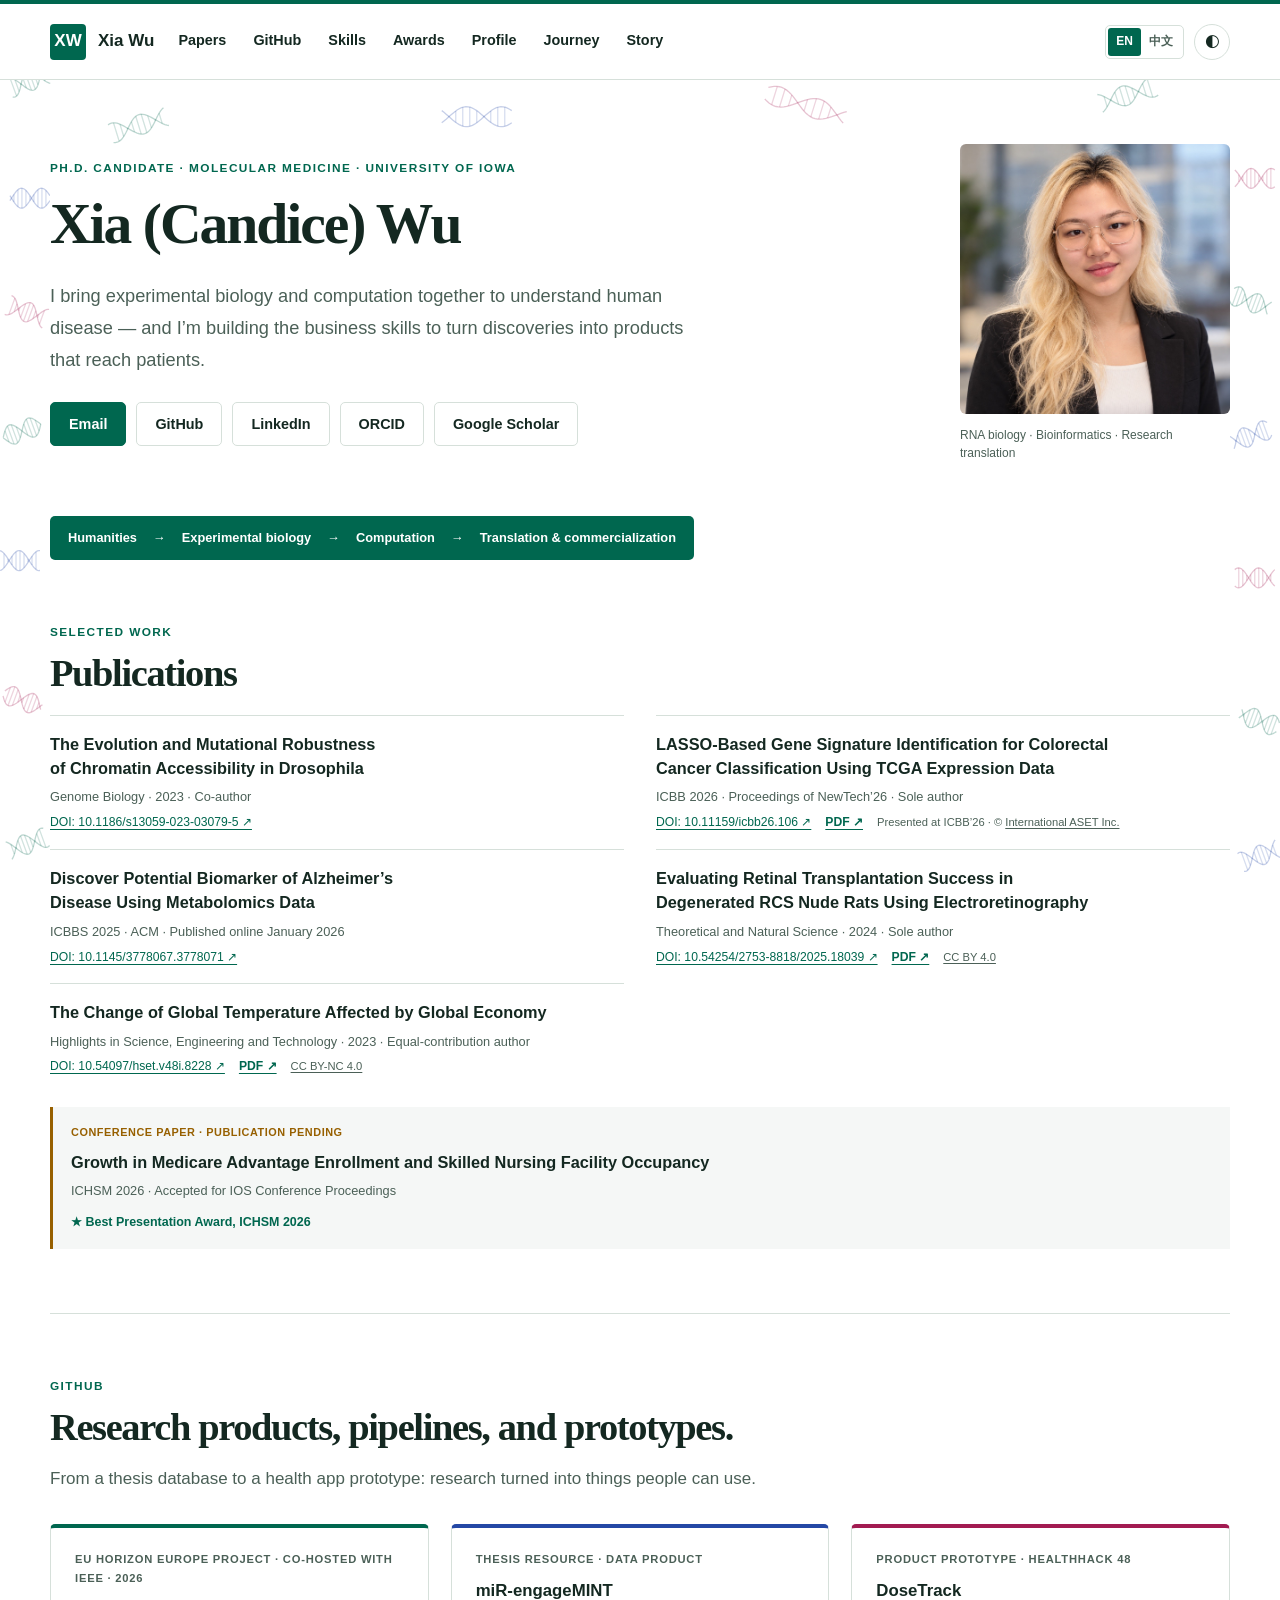
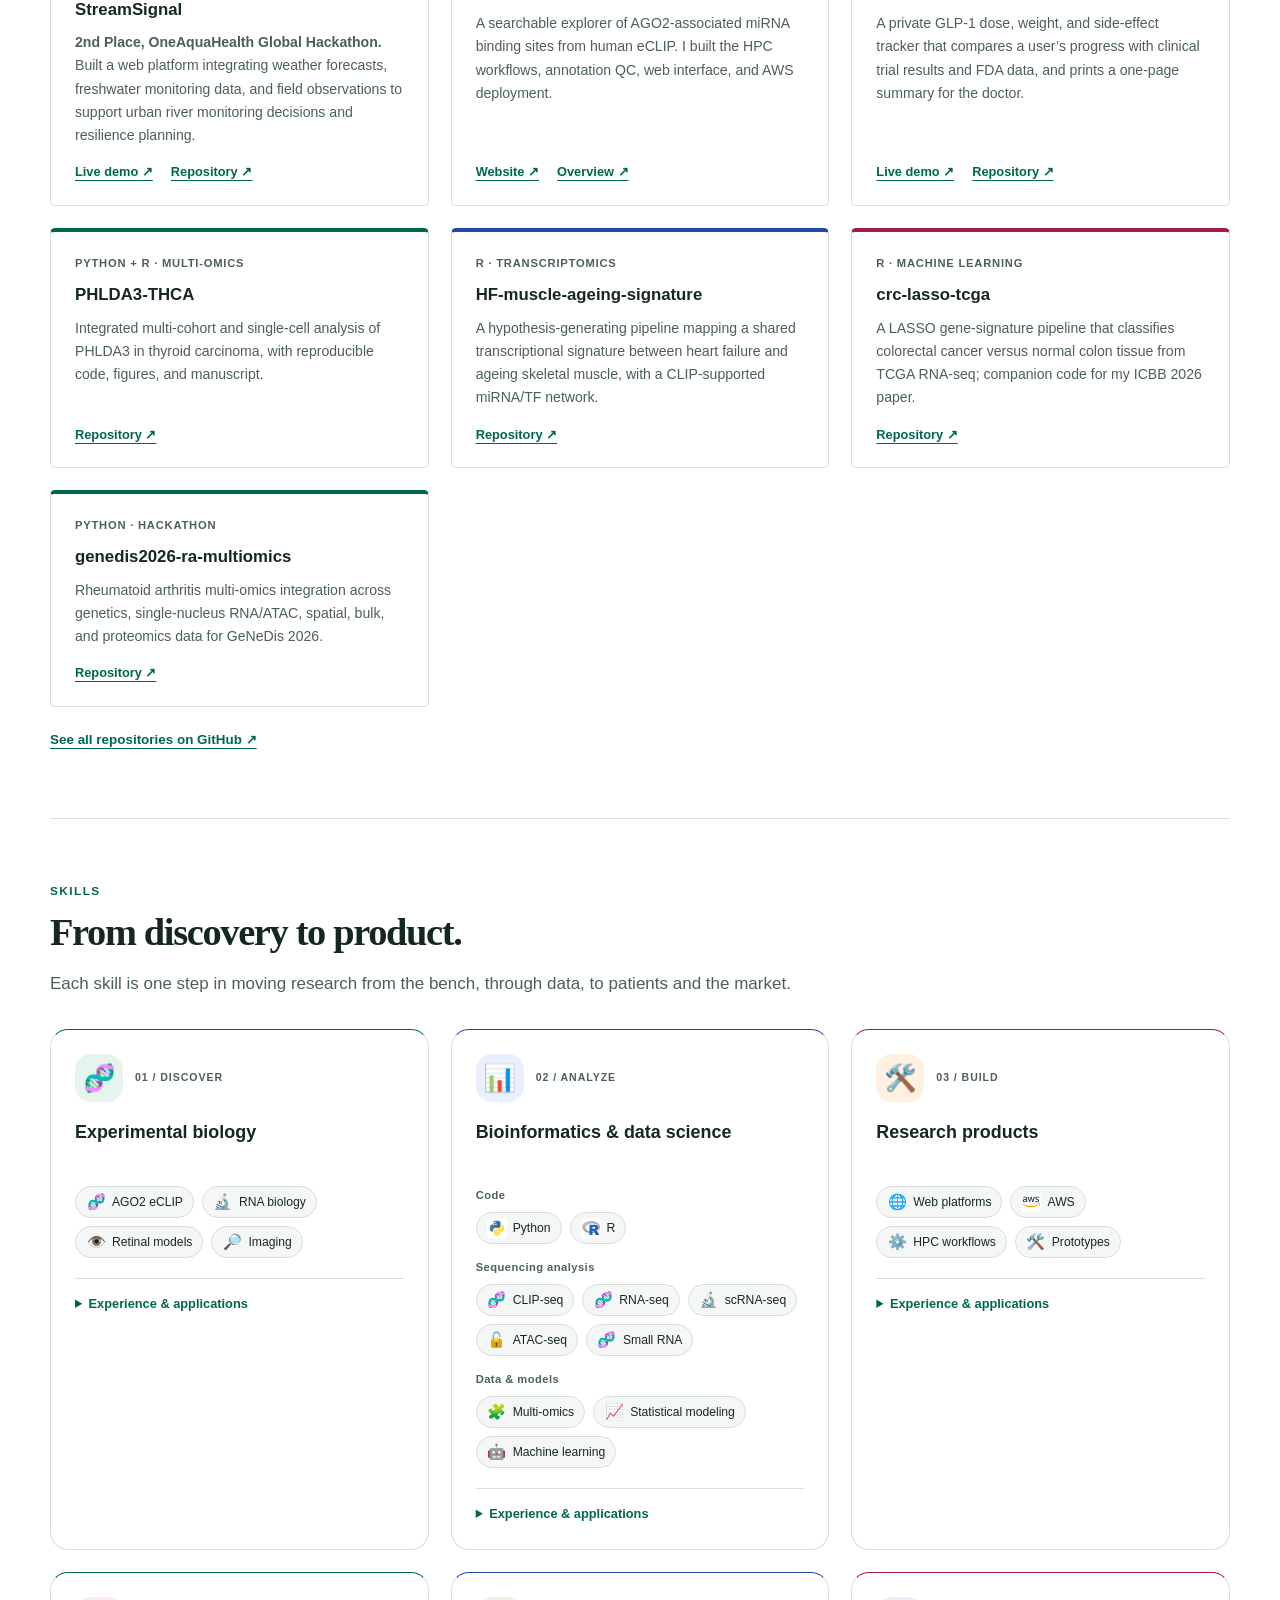
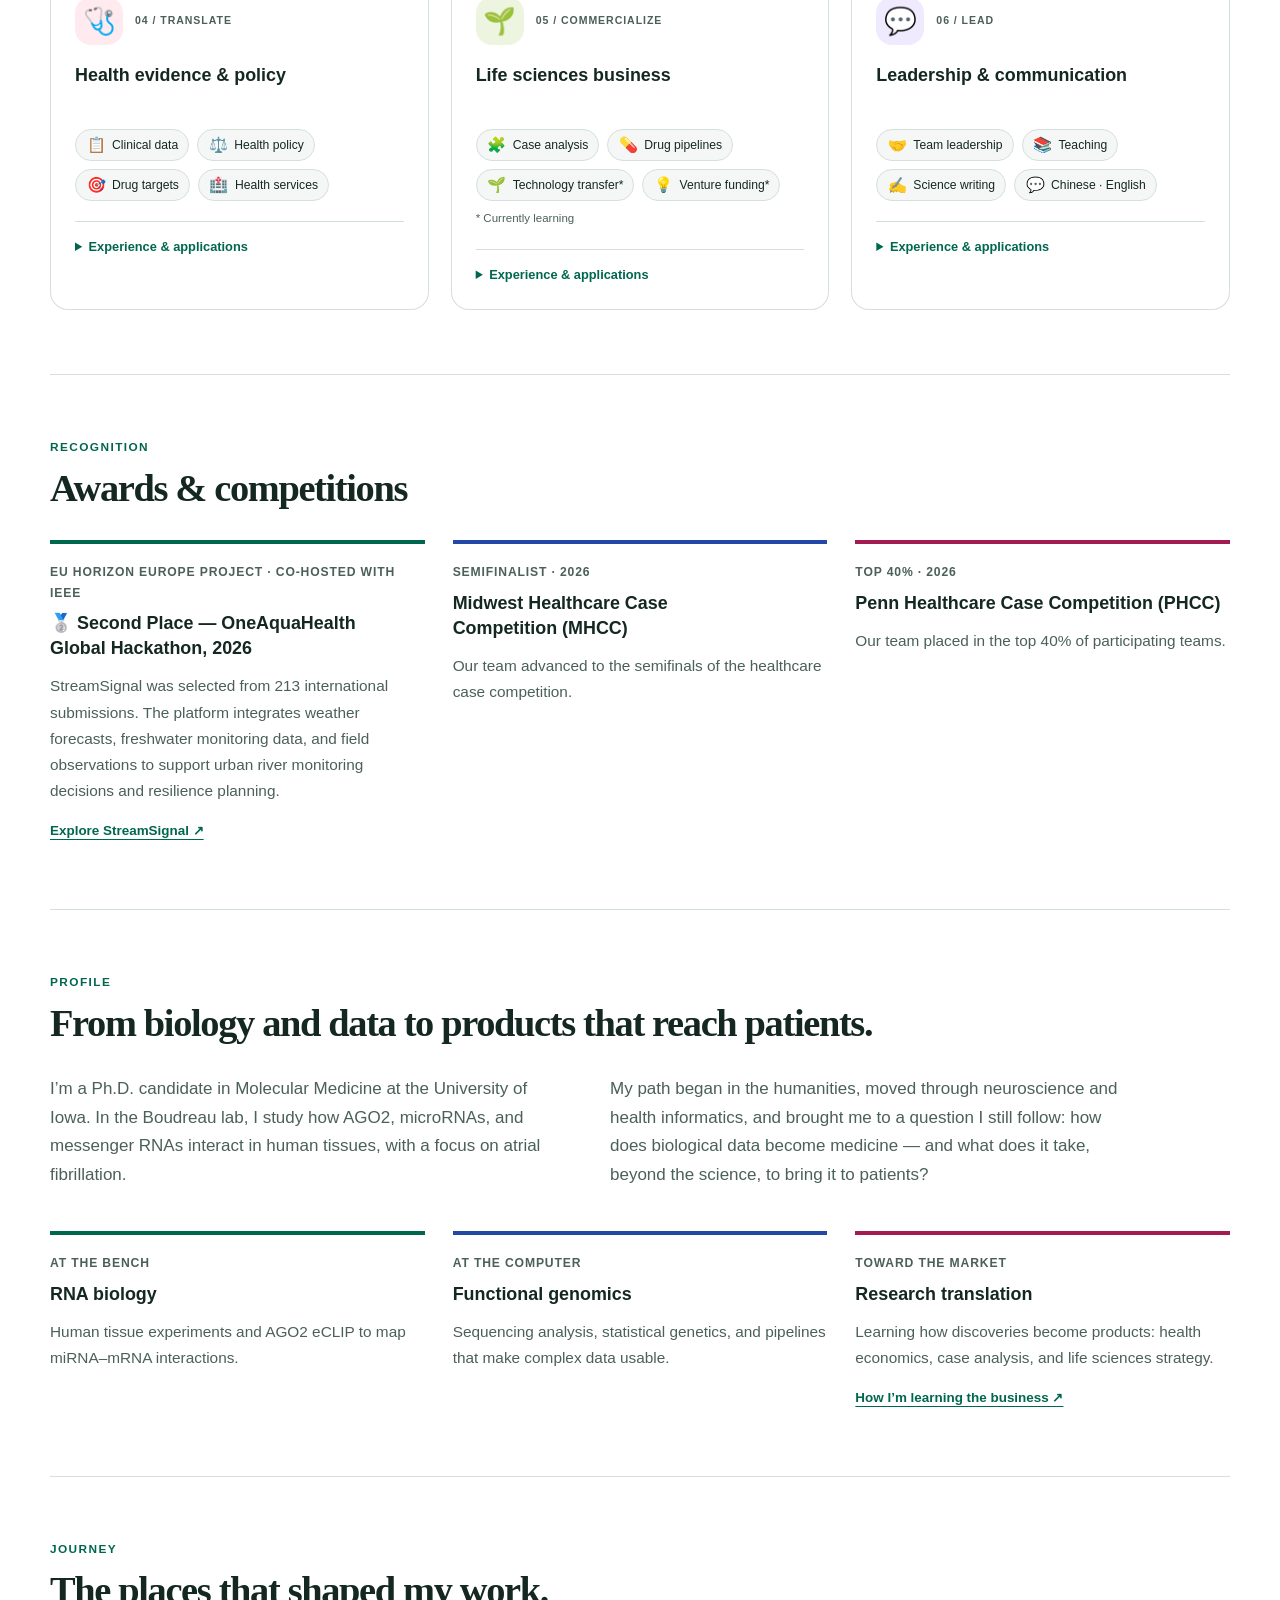
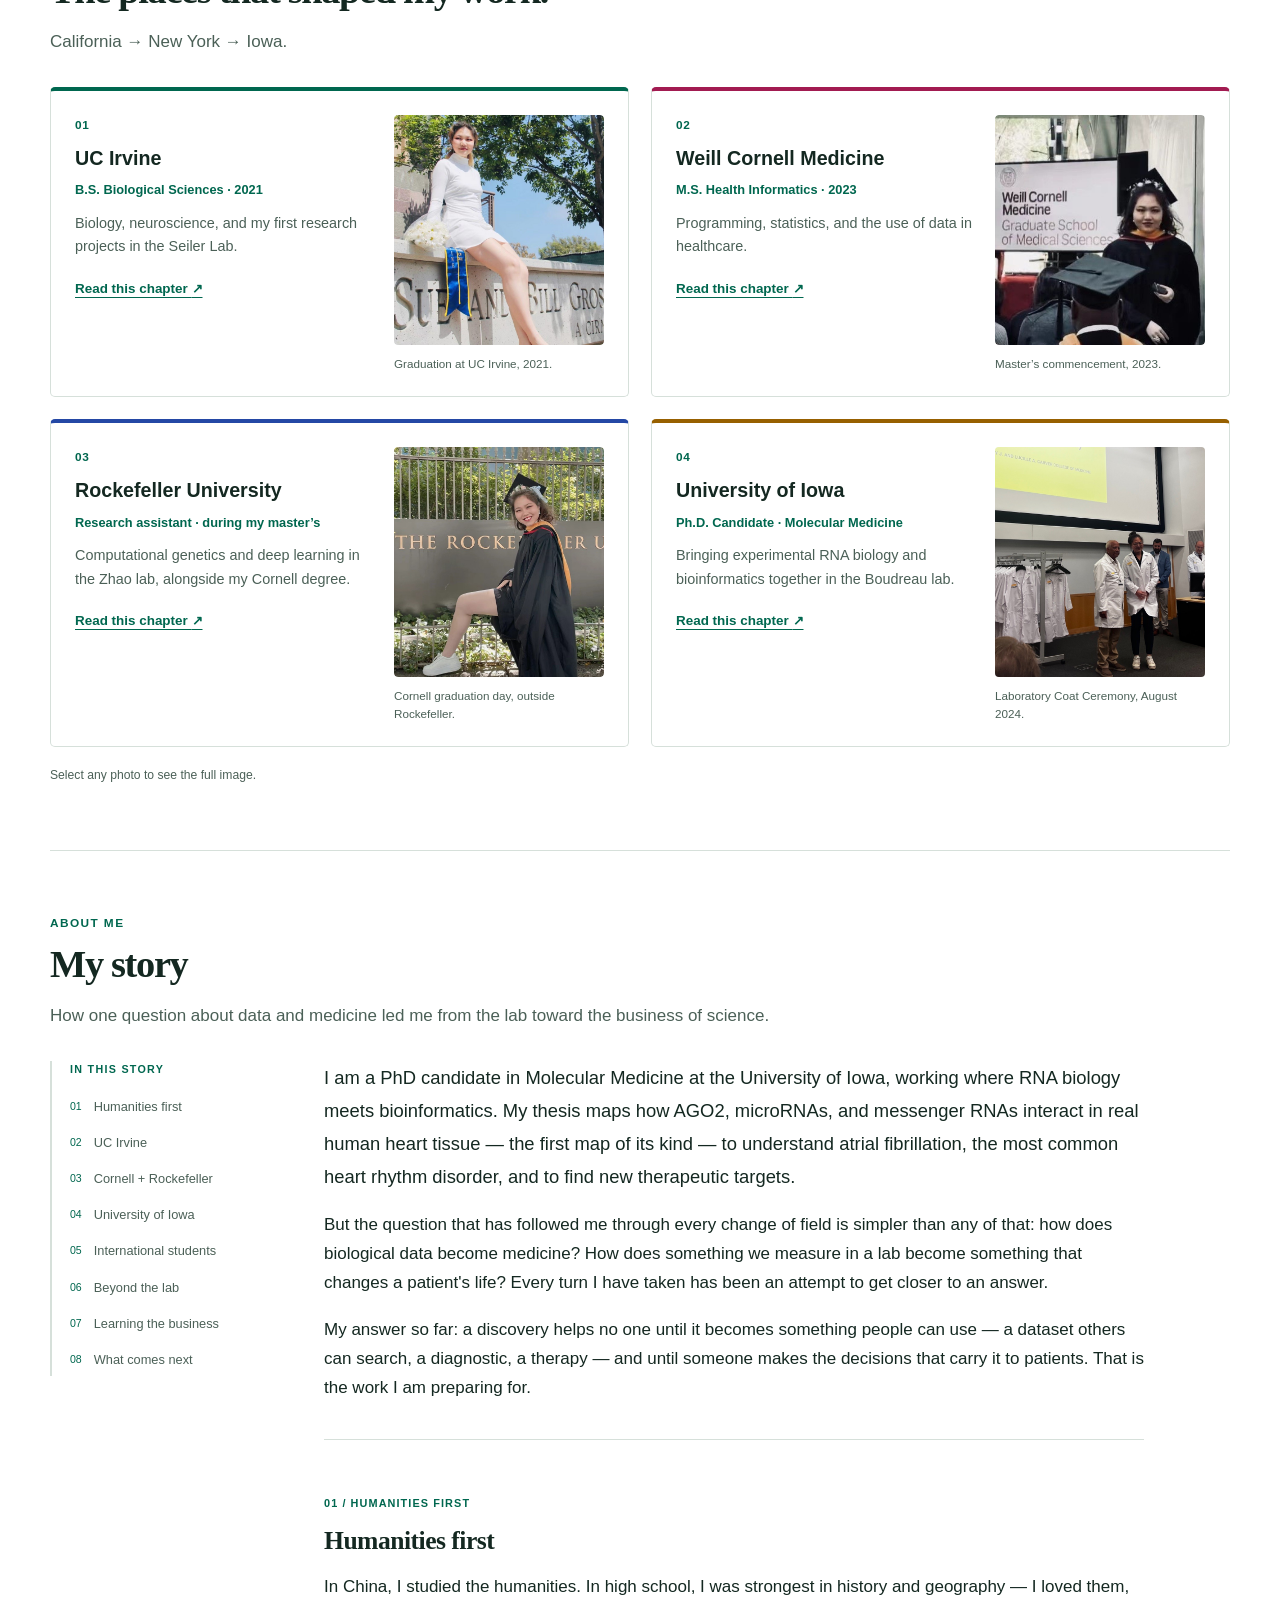
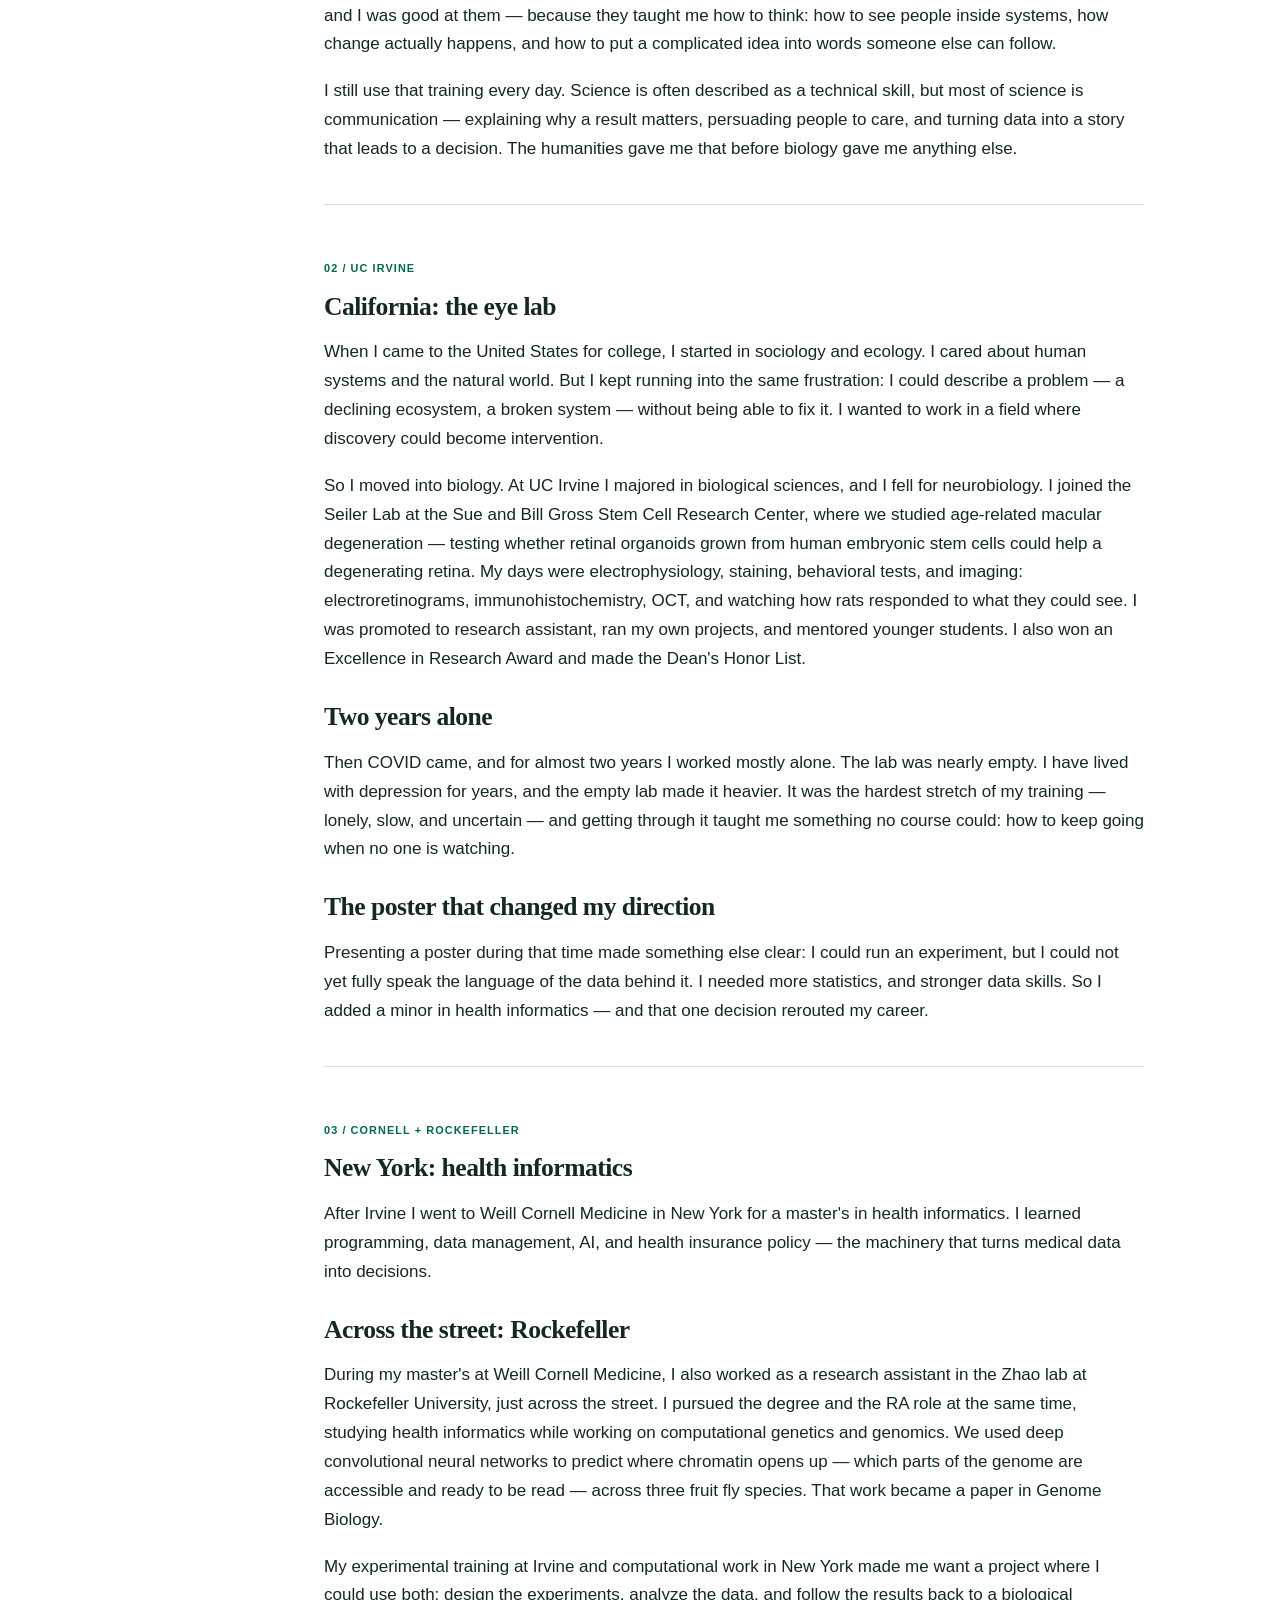
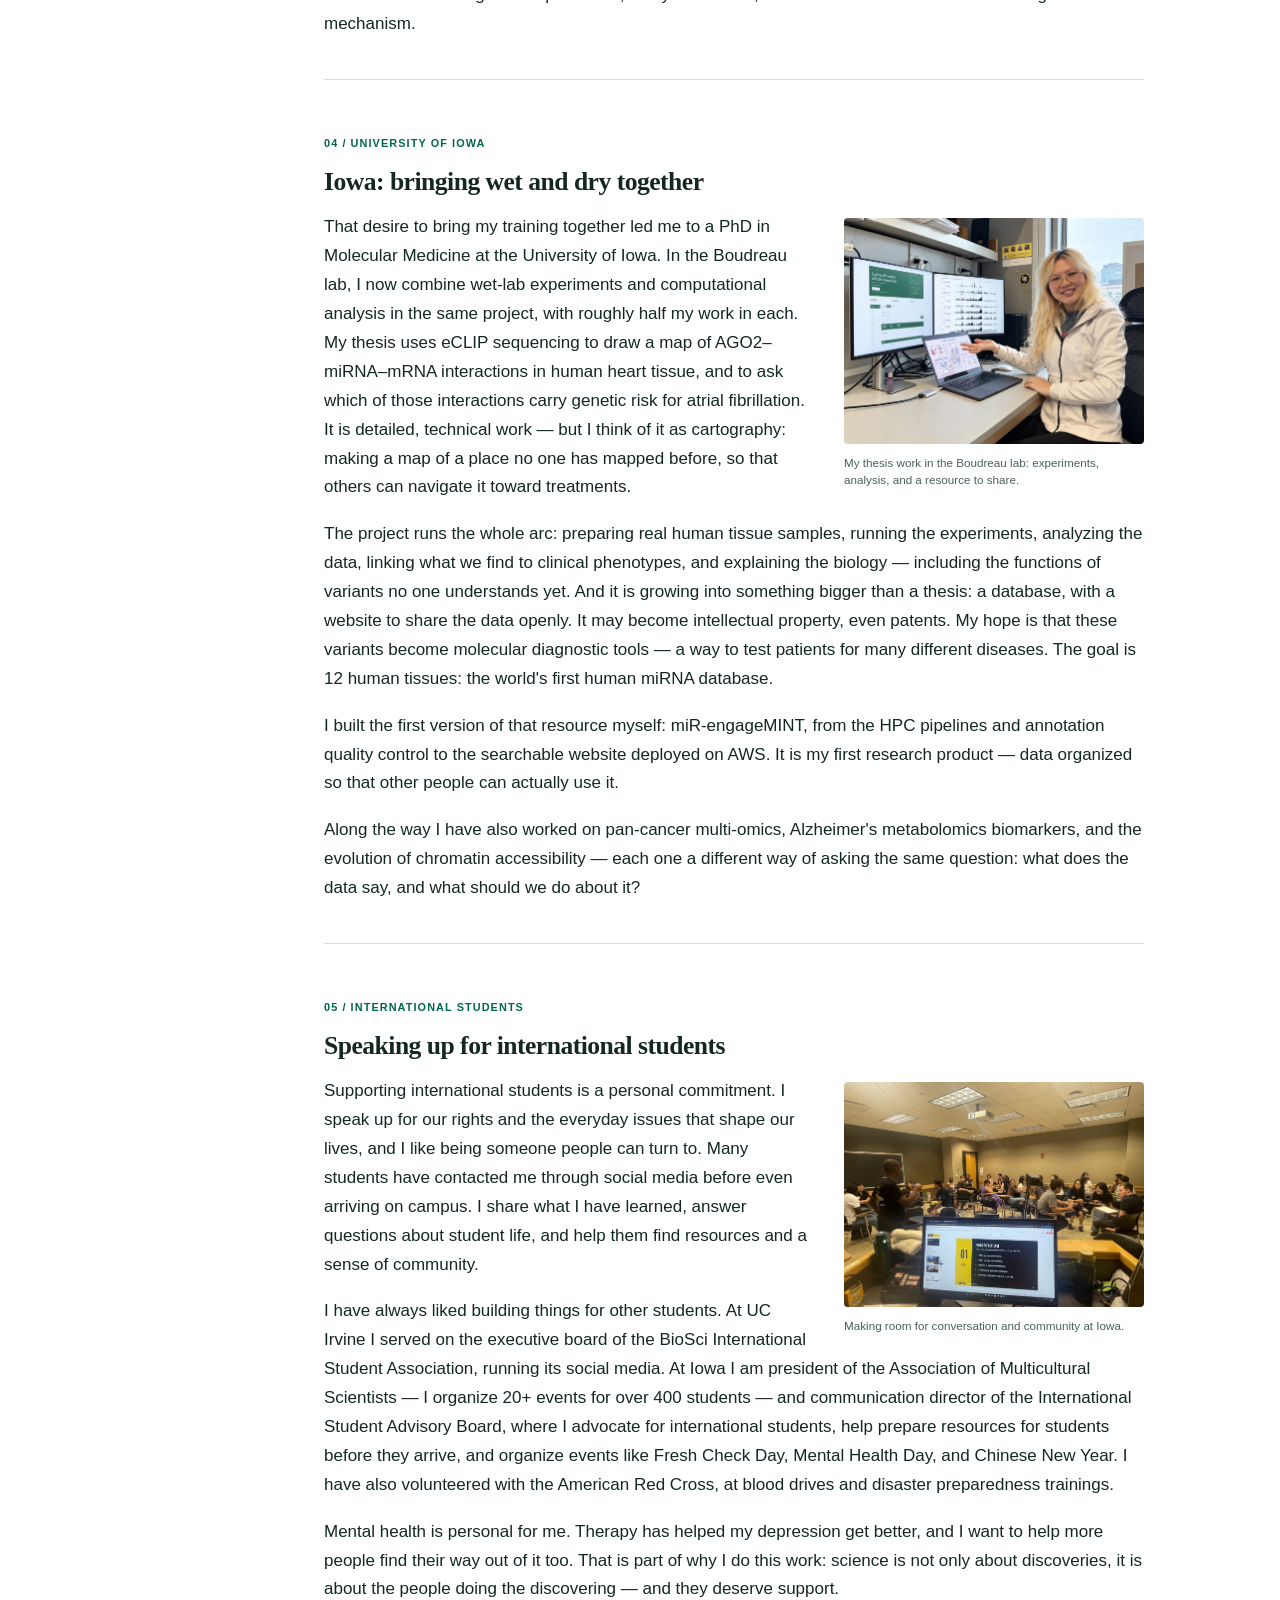
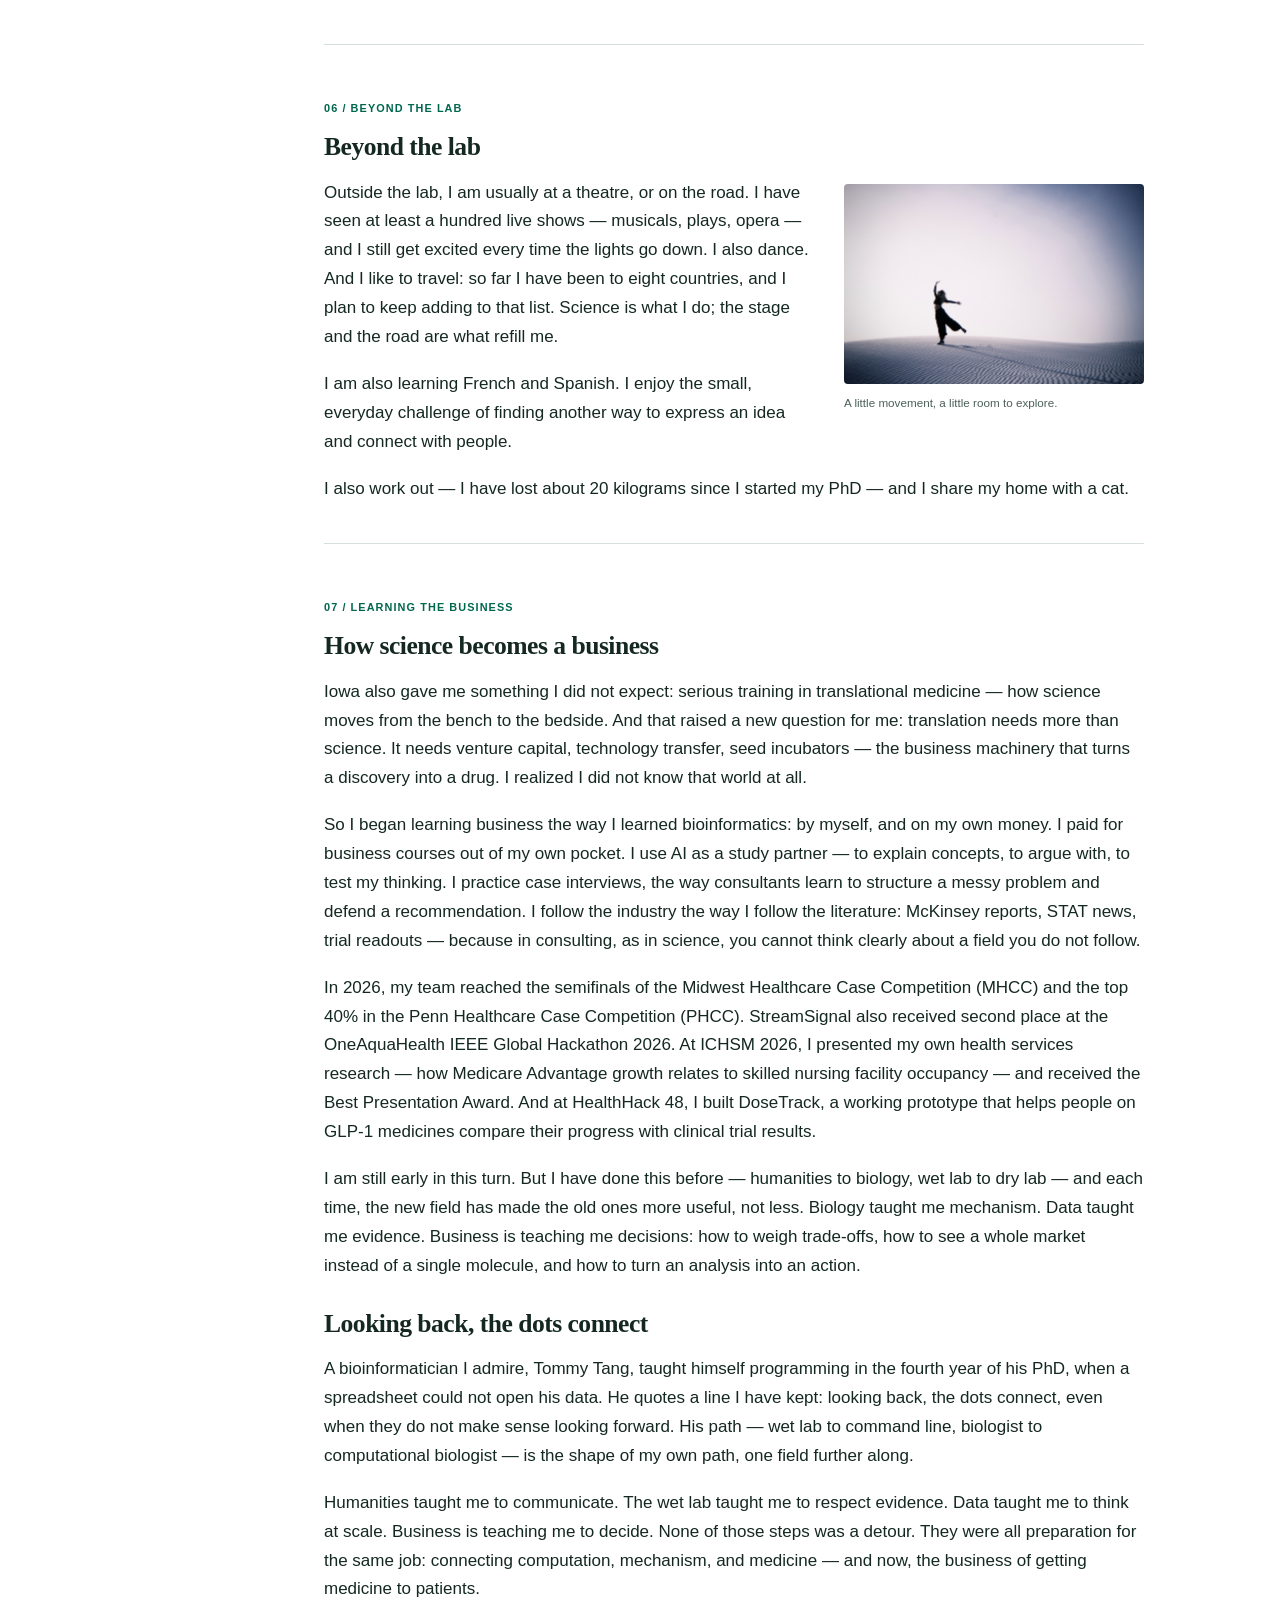
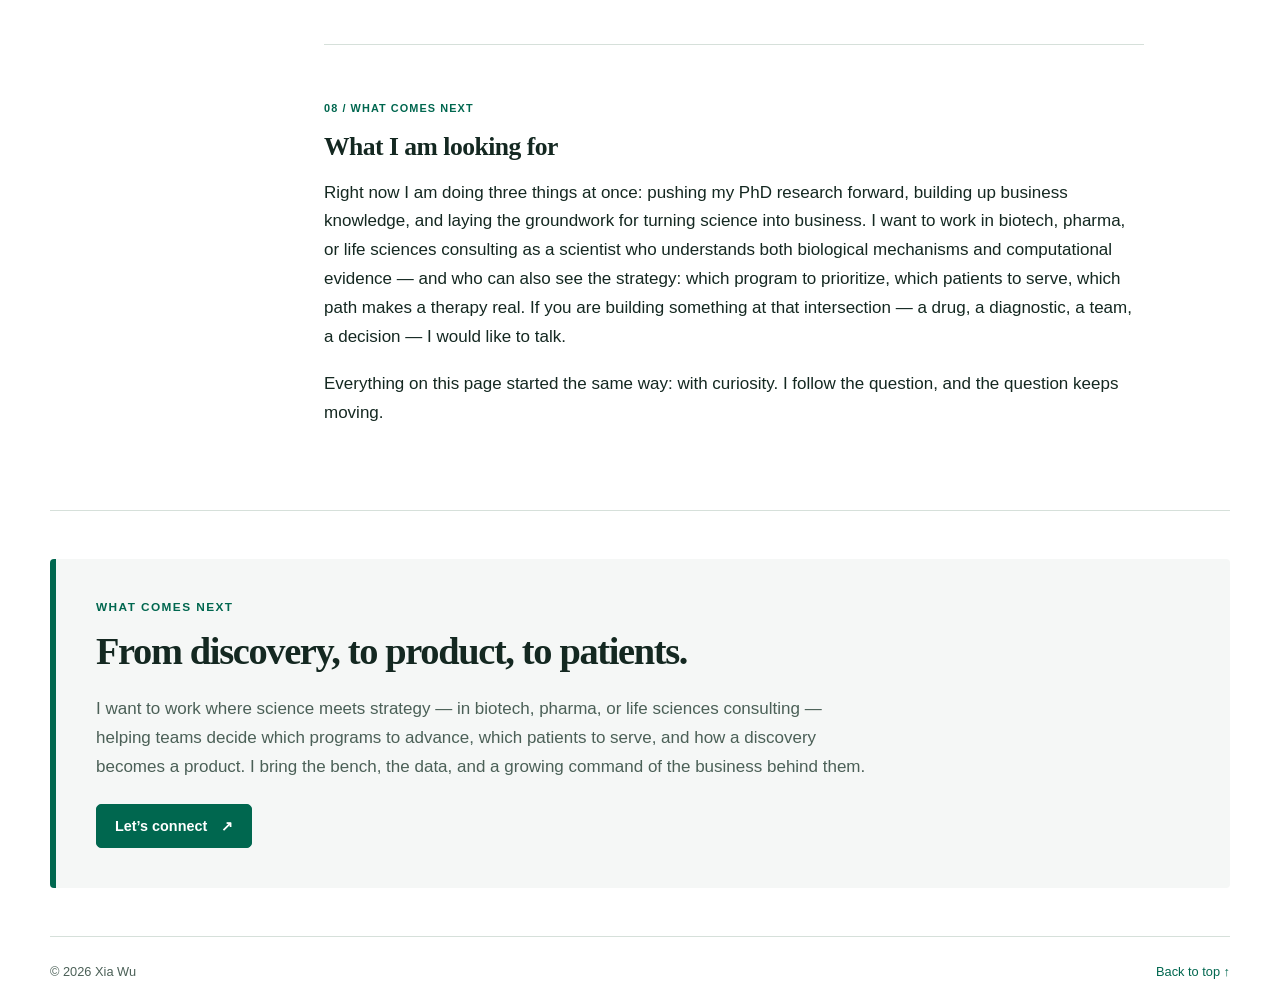
<file: index.html>
<!doctype html>
<html lang="en">
  <head>
    <meta charset="utf-8" />
    <meta name="viewport" content="width=device-width, initial-scale=1" />
    <meta
      name="description"
      content="Xia (Candice) Wu is a Ph.D. candidate in Molecular Medicine working from RNA biology and bioinformatics toward research translation and commercialization: how discoveries become products, and how products reach patients."
    />
    <title>Xia Wu | RNA Biology, Bioinformatics & Research Translation</title>
    <link rel="icon" href="assets/favicon.svg" type="image/svg+xml" />
    <link rel="canonical" href="https://candicewu0515.github.io/" />
    <link rel="alternate" hreflang="en" href="https://candicewu0515.github.io/" />
    <link rel="alternate" hreflang="zh-CN" href="https://candicewu0515.github.io/zh.html" />
    <link rel="alternate" hreflang="x-default" href="https://candicewu0515.github.io/" />
    <script src="language.js?v=20261028-lang"></script>
    <link rel="stylesheet" href="styles.css?v=20261104-skill-icons" />
  </head>
  <body>
    <canvas id="dna-field" aria-hidden="true"></canvas>
    <a class="skip-link" href="#home">Skip to content</a>
    <header class="site-header">
      <a class="brand" href="#home" aria-label="Xia Wu home">
        <span class="brand-mark">XW</span>
        <span>Xia Wu</span>
      </a>
      <nav aria-label="Primary navigation">
        <a href="#publications">Papers</a>
        <a href="#github">GitHub</a>
        <a href="#skills">Skills</a>
        <a href="#awards">Awards</a>
        <a href="#profile">Profile</a>
        <a href="#journey">Journey</a>
        <a href="#story">Story</a>
      </nav>
      <div class="header-controls">
        <div class="language-switch" role="group" aria-label="Language / 语言">
          <a href="index.html?lang=en" lang="en" hreflang="en" data-language="en" aria-current="page">EN</a>
          <a href="zh.html?lang=zh" lang="zh-CN" hreflang="zh-CN" data-language="zh">中文</a>
        </div>
        <button class="icon-button" id="theme-toggle" type="button" aria-label="Toggle color theme" title="Toggle theme">
          ◐
        </button>
      </div>
    </header>
    <main id="home">
      <section class="hero">
        <div class="hero-copy">
          <p class="eyebrow">Ph.D. Candidate · Molecular Medicine · University of Iowa</p>
          <h1>Xia (Candice) Wu</h1>
          <p class="hero-lede">
            I bring experimental biology and computation together to understand human disease — and
            I’m building the business skills to turn discoveries into products that reach patients.
          </p>
          <div class="hero-actions" aria-label="Profile links">
            <a class="button primary" href="mailto:xwu76@uiowa.edu">Email</a>
            <a class="button" href="https://github.com/candicewu0515" target="_blank" rel="noreferrer">GitHub</a>
            <a class="button" href="https://www.linkedin.com/in/candicewu2355" target="_blank" rel="noreferrer">LinkedIn</a>
            <a class="button" href="https://orcid.org/0009-0006-9852-812X" target="_blank" rel="noreferrer">ORCID</a>
            <a class="button" href="https://scholar.google.com/citations?user=UtZC1psAAAAJ" target="_blank" rel="noreferrer">Google Scholar</a>
          </div>
        </div>

        <figure class="portrait-wrap">
          <img src="assets/xia-wu-portrait.jpg" alt="Portrait of Xia Wu" width="1206" height="1206" fetchpriority="high" decoding="async" />
          <figcaption>
            <span>RNA biology · Bioinformatics · Research translation</span>
          </figcaption>
        </figure>
      </section>
      <div class="path-strip" aria-label="My path"><span>Humanities</span><b aria-hidden="true">→</b><span>Experimental biology</span><b aria-hidden="true">→</b><span>Computation</span><b aria-hidden="true">→</b><span>Translation &amp; commercialization</span></div>
      <section class="section publications" id="publications" aria-labelledby="publications-heading">
        <div class="section-heading">
          <p class="eyebrow">Selected work</p>
          <h2 id="publications-heading">Publications</h2>
        </div>
        <div class="publication-list">
          <article>
            <h3><a href="https://doi.org/10.1186/s13059-023-03079-5" target="_blank" rel="noopener">The Evolution and Mutational Robustness of Chromatin Accessibility in Drosophila</a></h3>
            <p>Genome Biology · 2023 · Co-author</p>
            <div class="publication-links">
              <a class="publication-doi" href="https://doi.org/10.1186/s13059-023-03079-5" target="_blank" rel="noopener">DOI: 10.1186/s13059-023-03079-5 ↗</a>
            </div>
          </article>
          <article>
            <h3><a href="https://doi.org/10.11159/icbb26.106" target="_blank" rel="noopener">LASSO-Based Gene Signature Identification for Colorectal Cancer Classification Using TCGA Expression Data</a></h3>
            <p>ICBB 2026 · Proceedings of NewTech’26 · Sole author</p>
            <div class="publication-links">
              <a class="publication-doi" href="https://doi.org/10.11159/icbb26.106" target="_blank" rel="noopener">DOI: 10.11159/icbb26.106 ↗</a>
              <a class="publication-pdf" href="papers/wu-2026-icbb-lasso-colorectal-cancer.pdf" target="_blank" rel="noopener">PDF ↗</a>
              <span class="publication-license">Presented at ICBB’26 · © <a href="https://www.international-aset.com" target="_blank" rel="noopener">International ASET Inc.</a></span>
            </div>
          </article>
          <article>
            <h3><a href="https://doi.org/10.1145/3778067.3778071" target="_blank" rel="noopener">Discover Potential Biomarker of Alzheimer’s Disease Using Metabolomics Data</a></h3>
            <p>ICBBS 2025 · ACM · Published online January 2026</p>
            <div class="publication-links">
              <a class="publication-doi" href="https://doi.org/10.1145/3778067.3778071" target="_blank" rel="noopener">DOI: 10.1145/3778067.3778071 ↗</a>
            </div>
          </article>
          <article>
            <h3><a href="https://doi.org/10.54254/2753-8818/2025.18039" target="_blank" rel="noopener">Evaluating Retinal Transplantation Success in Degenerated RCS Nude Rats Using Electroretinography</a></h3>
            <p>Theoretical and Natural Science · 2024 · Sole author</p>
            <div class="publication-links">
              <a class="publication-doi" href="https://doi.org/10.54254/2753-8818/2025.18039" target="_blank" rel="noopener">DOI: 10.54254/2753-8818/2025.18039 ↗</a>
              <a class="publication-pdf" href="papers/wu-2024-retinal-transplantation-erg.pdf" target="_blank" rel="noopener">PDF ↗</a>
              <span class="publication-license"><a href="https://creativecommons.org/licenses/by/4.0/" target="_blank" rel="noopener">CC BY 4.0</a></span>
            </div>
          </article>
          <article>
            <h3><a href="https://doi.org/10.54097/hset.v48i.8228" target="_blank" rel="noopener">The Change of Global Temperature Affected by Global Economy</a></h3>
            <p>Highlights in Science, Engineering and Technology · 2023 · Equal-contribution author</p>
            <div class="publication-links">
              <a class="publication-doi" href="https://doi.org/10.54097/hset.v48i.8228" target="_blank" rel="noopener">DOI: 10.54097/hset.v48i.8228 ↗</a>
              <a class="publication-pdf" href="papers/fan-wu-zhang-2023-global-temperature-economy.pdf" target="_blank" rel="noopener">PDF ↗</a>
              <span class="publication-license"><a href="https://creativecommons.org/licenses/by-nc/4.0/" target="_blank" rel="noopener">CC BY-NC 4.0</a></span>
            </div>
          </article>
        </div>
        <div class="forthcoming-publication">
          <p class="publication-status">Conference paper · publication pending</p>
          <h3>Growth in Medicare Advantage Enrollment and Skilled Nursing Facility Occupancy</h3>
          <p>ICHSM 2026 · Accepted for IOS Conference Proceedings</p>
          <p class="publication-award">Best Presentation Award, ICHSM 2026</p>
        </div>
      </section>
      <section class="section code-section" id="github" aria-labelledby="github-heading">
        <div class="section-heading"><p class="eyebrow">GitHub</p><h2 id="github-heading">Research products, pipelines, and prototypes.</h2><p>From a thesis database to a health app prototype: research turned into things people can use.</p></div>
        <div class="code-grid">
<article><p class="code-meta">EU Horizon Europe Project · Co-hosted with IEEE · 2026</p><h3><a href="https://candicewu0515.github.io/streamsignal/" target="_blank" rel="noopener">StreamSignal</a></h3><p><strong>2nd Place, OneAquaHealth Global Hackathon.</strong> Built a web platform integrating weather forecasts, freshwater monitoring data, and field observations to support urban river monitoring decisions and resilience planning.</p><div class="code-links"><a href="https://candicewu0515.github.io/streamsignal/" target="_blank" rel="noopener">Live demo <span aria-hidden="true">↗</span></a><a href="https://github.com/candicewu0515/streamsignal" target="_blank" rel="noopener">Repository <span aria-hidden="true">↗</span></a></div></article>
<article><p class="code-meta">Thesis resource · Data product</p><h3><a href="https://mir-engagemint.io/" target="_blank" rel="noopener">miR-engageMINT</a></h3><p>A searchable explorer of AGO2-associated miRNA binding sites from human eCLIP. I built the HPC workflows, annotation QC, web interface, and AWS deployment.</p><div class="code-links"><a href="https://mir-engagemint.io/" target="_blank" rel="noopener">Website <span aria-hidden="true">↗</span></a><a href="https://github.com/candicewu0515/miR-engageMINT" target="_blank" rel="noopener">Overview <span aria-hidden="true">↗</span></a></div></article>
<article><p class="code-meta">Product prototype · HealthHack 48</p><h3><a href="https://candicewu0515.github.io/dosetrack/" target="_blank" rel="noopener">DoseTrack</a></h3><p>A private GLP-1 dose, weight, and side-effect tracker that compares a user’s progress with clinical trial results and FDA data, and prints a one-page summary for the doctor.</p><div class="code-links"><a href="https://candicewu0515.github.io/dosetrack/" target="_blank" rel="noopener">Live demo <span aria-hidden="true">↗</span></a><a href="https://github.com/candicewu0515/dosetrack" target="_blank" rel="noopener">Repository <span aria-hidden="true">↗</span></a></div></article>
<article><p class="code-meta">Python + R · Multi-omics</p><h3><a href="https://github.com/candicewu0515/PHLDA3-THCA" target="_blank" rel="noopener">PHLDA3-THCA</a></h3><p>Integrated multi-cohort and single-cell analysis of PHLDA3 in thyroid carcinoma, with reproducible code, figures, and manuscript.</p><div class="code-links"><a href="https://github.com/candicewu0515/PHLDA3-THCA" target="_blank" rel="noopener">Repository <span aria-hidden="true">↗</span></a></div></article>
<article><p class="code-meta">R · Transcriptomics</p><h3><a href="https://github.com/candicewu0515/HF-muscle-ageing-signature" target="_blank" rel="noopener">HF-muscle-ageing-signature</a></h3><p>A hypothesis-generating pipeline mapping a shared transcriptional signature between heart failure and ageing skeletal muscle, with a CLIP-supported miRNA/TF network.</p><div class="code-links"><a href="https://github.com/candicewu0515/HF-muscle-ageing-signature" target="_blank" rel="noopener">Repository <span aria-hidden="true">↗</span></a></div></article>
<article><p class="code-meta">R · Machine learning</p><h3><a href="https://github.com/candicewu0515/crc-lasso-tcga" target="_blank" rel="noopener">crc-lasso-tcga</a></h3><p>A LASSO gene-signature pipeline that classifies colorectal cancer versus normal colon tissue from TCGA RNA-seq; companion code for my ICBB 2026 paper.</p><div class="code-links"><a href="https://github.com/candicewu0515/crc-lasso-tcga" target="_blank" rel="noopener">Repository <span aria-hidden="true">↗</span></a></div></article>
<article><p class="code-meta">Python · Hackathon</p><h3><a href="https://github.com/candicewu0515/genedis2026-ra-multiomics" target="_blank" rel="noopener">genedis2026-ra-multiomics</a></h3><p>Rheumatoid arthritis multi-omics integration across genetics, single-nucleus RNA/ATAC, spatial, bulk, and proteomics data for GeNeDis 2026.</p><div class="code-links"><a href="https://github.com/candicewu0515/genedis2026-ra-multiomics" target="_blank" rel="noopener">Repository <span aria-hidden="true">↗</span></a></div></article></div>
        <a class="text-link code-all" href="https://github.com/candicewu0515" target="_blank" rel="noopener">See all repositories on GitHub <span aria-hidden="true">↗</span></a>
      </section>
      <section class="section work-section" id="skills">
        <div class="section-heading"><p class="eyebrow">Skills</p><h2>From discovery to product.</h2><p>Each skill is one step in moving research from the bench, through data, to patients and the market.</p></div>
        <div class="work-grid">
<article class="skill-card"><div class="skill-topline"><span class="skill-icon" aria-hidden="true">🧬</span><span class="skill-number">01 / DISCOVER</span></div><h3>Experimental biology</h3><div class="skill-tags"><span class="skill-chip"><span class="skill-chip-icon" aria-hidden="true">🧬</span>AGO2 eCLIP</span><span class="skill-chip"><span class="skill-chip-icon" aria-hidden="true">🔬</span>RNA biology</span><span class="skill-chip"><span class="skill-chip-icon" aria-hidden="true">👁️</span>Retinal models</span><span class="skill-chip"><span class="skill-chip-icon" aria-hidden="true">🔎</span>Imaging</span></div><details class="skill-details"><summary>Experience & applications</summary><ul>
<li><strong>RNA biology:</strong> human tissue preparation, AGO2 eCLIP, and miRNA–mRNA interactions.</li>
<li><strong>Retinal research:</strong> retinal organoid transplants, electroretinography, OCT, and behavioral assays.</li>
<li><strong>Lab methods:</strong> immunohistochemistry / immunofluorescence, Western blotting, imaging, and troubleshooting.</li>
</ul></details></article>
<article class="skill-card"><div class="skill-topline"><span class="skill-icon" aria-hidden="true">📊</span><span class="skill-number">02 / ANALYZE</span></div><h3>Bioinformatics &amp; data science</h3><div class="skill-groups"><div class="skill-group"><h4>Code</h4><div class="skill-tags"><span class="skill-chip"><img class="skill-chip-icon skill-brand-icon" src="assets/skills/python.svg" alt="" width="20" height="20" />Python</span><span class="skill-chip"><img class="skill-chip-icon skill-brand-icon" src="assets/skills/r.svg" alt="" width="20" height="20" />R</span></div></div><div class="skill-group"><h4>Sequencing analysis</h4><div class="skill-tags"><span class="skill-chip"><span class="skill-chip-icon" aria-hidden="true">🧬</span>CLIP-seq</span><span class="skill-chip"><span class="skill-chip-icon" aria-hidden="true">🧬</span>RNA-seq</span><span class="skill-chip"><span class="skill-chip-icon" aria-hidden="true">🔬</span>scRNA-seq</span><span class="skill-chip"><span class="skill-chip-icon" aria-hidden="true">🔓</span>ATAC-seq</span><span class="skill-chip"><span class="skill-chip-icon" aria-hidden="true">🧬</span>Small RNA</span></div></div><div class="skill-group"><h4>Data &amp; models</h4><div class="skill-tags"><span class="skill-chip"><span class="skill-chip-icon" aria-hidden="true">🧩</span>Multi-omics</span><span class="skill-chip"><span class="skill-chip-icon" aria-hidden="true">📈</span>Statistical modeling</span><span class="skill-chip"><span class="skill-chip-icon" aria-hidden="true">🤖</span>Machine learning</span></div></div></div><details class="skill-details"><summary>Experience & applications</summary><ul>
<li><strong>Sequencing analysis:</strong> CLIP-seq, RNA-seq, scRNA-seq, ATAC-seq, and small RNA.</li>
<li><strong>Modeling:</strong> Python, R, statistical modeling, LASSO classifiers, and deep neural networks for genomics.</li>
<li><strong>Biomarker discovery:</strong> multi-omics, metabolomics, and gene signatures linked to clinical phenotypes.</li>
</ul></details></article>
<article class="skill-card"><div class="skill-topline"><span class="skill-icon" aria-hidden="true">🛠️</span><span class="skill-number">03 / BUILD</span></div><h3>Research products</h3><div class="skill-tags"><span class="skill-chip"><span class="skill-chip-icon" aria-hidden="true">🌐</span>Web platforms</span><span class="skill-chip"><img class="skill-chip-icon skill-brand-icon" src="assets/skills/aws.svg" alt="" width="20" height="20" />AWS</span><span class="skill-chip"><span class="skill-chip-icon" aria-hidden="true">⚙️</span>HPC workflows</span><span class="skill-chip"><span class="skill-chip-icon" aria-hidden="true">🛠️</span>Prototypes</span></div><details class="skill-details"><summary>Experience & applications</summary><ul>
<li><strong>Data products:</strong> miR-engageMINT, a searchable miRNA database and website deployed on AWS.</li>
<li><strong>Pipelines:</strong> reproducible SGE/HPC workflows that turn raw sequencing into shareable results.</li>
<li><strong>Prototypes:</strong> DoseTrack, a private GLP-1 tracker built at HealthHack 48.</li>
</ul></details></article>
<article class="skill-card"><div class="skill-topline"><span class="skill-icon" aria-hidden="true">🩺</span><span class="skill-number">04 / TRANSLATE</span></div><h3>Health evidence &amp; policy</h3><div class="skill-tags"><span class="skill-chip"><span class="skill-chip-icon" aria-hidden="true">📋</span>Clinical data</span><span class="skill-chip"><span class="skill-chip-icon" aria-hidden="true">⚖️</span>Health policy</span><span class="skill-chip"><span class="skill-chip-icon" aria-hidden="true">🎯</span>Drug targets</span><span class="skill-chip"><span class="skill-chip-icon" aria-hidden="true">🏥</span>Health services</span></div><details class="skill-details"><summary>Experience & applications</summary><ul>
<li><strong>Translational research:</strong> linking molecular findings to diagnostics, drug targets, and therapeutic questions.</li>
<li><strong>Health services research:</strong> Medicare Advantage and nursing facility occupancy (ICHSM 2026 Best Presentation).</li>
<li><strong>Health informatics:</strong> clinical data, health insurance policy, and evidence for healthcare decisions.</li>
</ul></details></article>
<article class="skill-card"><div class="skill-topline"><span class="skill-icon" aria-hidden="true">🌱</span><span class="skill-number">05 / COMMERCIALIZE</span></div><h3>Life sciences business</h3><div class="skill-tags"><span class="skill-chip"><span class="skill-chip-icon" aria-hidden="true">🧩</span>Case analysis</span><span class="skill-chip"><span class="skill-chip-icon" aria-hidden="true">💊</span>Drug pipelines</span><span class="skill-chip"><span class="skill-chip-icon" aria-hidden="true">🌱</span>Technology transfer*</span><span class="skill-chip"><span class="skill-chip-icon" aria-hidden="true">💡</span>Venture funding*</span></div><small class="skill-note">* Currently learning</small><details class="skill-details"><summary>Experience & applications</summary><ul>
<li><strong>Case analysis:</strong> structuring problems and defending recommendations; MHCC 2026 semifinalist and PHCC 2026 top 40%.</li>
<li><strong>Industry tracking:</strong> drug pipelines, clinical trial readouts, consulting reports, and STAT News.</li>
<li><strong>Now learning:</strong> technology transfer, intellectual property, and venture funding.</li>
</ul></details></article>
<article class="skill-card"><div class="skill-topline"><span class="skill-icon" aria-hidden="true">💬</span><span class="skill-number">06 / LEAD</span></div><h3>Leadership &amp; communication</h3><div class="skill-tags"><span class="skill-chip"><span class="skill-chip-icon" aria-hidden="true">🤝</span>Team leadership</span><span class="skill-chip"><span class="skill-chip-icon" aria-hidden="true">📚</span>Teaching</span><span class="skill-chip"><span class="skill-chip-icon" aria-hidden="true">✍️</span>Science writing</span><span class="skill-chip"><span class="skill-chip-icon" aria-hidden="true">💬</span>Chinese · English</span></div><details class="skill-details"><summary>Experience & applications</summary><ul>
<li><strong>Student leadership:</strong> AMS president (20+ events, 400+ students); International Student Advisory Board communication director.</li>
<li><strong>Science communication:</strong> teaching, mentoring, peer review, and explaining research to non-specialists.</li>
<li><strong>Languages:</strong> Chinese and English; learning French and Spanish.</li>
</ul></details></article></div>
      </section>
      <section class="section" id="awards" aria-labelledby="awards-heading">
        <div class="section-heading"><p class="eyebrow">Recognition</p><h2 id="awards-heading">Awards &amp; competitions</h2></div>
        <div class="research-grid">
          <article><p class="panel-kicker">EU Horizon Europe Project · Co-hosted with IEEE</p><h3><span aria-hidden="true">🥈</span> Second Place — OneAquaHealth Global Hackathon, 2026</h3><p>StreamSignal was selected from 213 international submissions. The platform integrates weather forecasts, freshwater monitoring data, and field observations to support urban river monitoring decisions and resilience planning.</p><a class="text-link" href="https://github.com/candicewu0515/streamsignal" target="_blank" rel="noopener">Explore StreamSignal ↗</a></article>
          <article><p class="panel-kicker">Semifinalist · 2026</p><h3>Midwest Healthcare Case Competition (MHCC)</h3><p>Our team advanced to the semifinals of the healthcare case competition.</p></article>
          <article><p class="panel-kicker">Top 40% · 2026</p><h3>Penn Healthcare Case Competition (PHCC)</h3><p>Our team placed in the top 40% of participating teams.</p></article>
        </div>
      </section>
      <section class="section" id="profile">
        <div class="section-heading"><p class="eyebrow">Profile</p><h2>From biology and data to products that reach patients.</h2></div>
        <div class="profile-intro"><p>I’m a Ph.D. candidate in Molecular Medicine at the University of Iowa. In the Boudreau lab, I study how AGO2, microRNAs, and messenger RNAs interact in human tissues, with a focus on atrial fibrillation.</p><p>My path began in the humanities, moved through neuroscience and health informatics, and brought me to a question I still follow: how does biological data become medicine — and what does it take, beyond the science, to bring it to patients?</p></div>
        <div class="research-grid">
          <article><p class="panel-kicker">At the bench</p><h3>RNA biology</h3><p>Human tissue experiments and AGO2 eCLIP to map miRNA–mRNA interactions.</p></article>
          <article><p class="panel-kicker">At the computer</p><h3>Functional genomics</h3><p>Sequencing analysis, statistical genetics, and pipelines that make complex data usable.</p></article>
          <article><p class="panel-kicker">Toward the market</p><h3>Research translation</h3><p>Learning how discoveries become products: health economics, case analysis, and life sciences strategy.</p><a class="text-link" href="#story-consulting">How I’m learning the business ↗</a></article>
        </div>
      </section>
      <section class="section" id="journey">
        <div class="section-heading"><p class="eyebrow">Journey</p><h2>The places that shaped my work.</h2><p>California → New York → Iowa.</p></div>
        <ol class="school-grid"><li><div class="school-copy"><span class="school-number">01</span><h3>UC Irvine</h3><p class="school-degree">B.S. Biological Sciences · 2021</p><p>Biology, neuroscience, and my first research projects in the Seiler Lab.</p><a class="text-link" href="#story-uci">Read this chapter <span aria-hidden="true">↗</span></a></div><figure class="school-photo school-photo--uci">
              <a class="photo-link" href="assets/uci-grad-gross.jpg" target="_blank" rel="noopener" aria-label="Open full photo: Xia Wu at Sue and Bill Gross Hall, UC Irvine"><img src="assets/uci-grad-gross.jpg" alt="Xia Wu at Sue and Bill Gross Hall, UC Irvine" width="1206" height="818" loading="lazy" decoding="async" /></a>
              <figcaption>Graduation at UC Irvine, 2021.</figcaption>
            </figure></li>
<li><div class="school-copy"><span class="school-number">02</span><h3>Weill Cornell Medicine</h3><p class="school-degree">M.S. Health Informatics · 2023</p><p>Programming, statistics, and the use of data in healthcare.</p><a class="text-link" href="#story-new-york">Read this chapter <span aria-hidden="true">↗</span></a></div><figure class="school-photo school-photo--cornell">
              <a class="photo-link" href="assets/cornell-grad-ceremony.jpg" target="_blank" rel="noopener" aria-label="Open full photo: Xia Wu at the Weill Cornell Medicine commencement"><img src="assets/cornell-grad-ceremony.jpg" alt="Xia Wu at the Weill Cornell Medicine commencement" width="348" height="604" loading="lazy" decoding="async" /></a>
              <figcaption>Master’s commencement, 2023.</figcaption>
            </figure></li>
<li><div class="school-copy"><span class="school-number">03</span><h3>Rockefeller University</h3><p class="school-degree">Research assistant · during my master’s</p><p>Computational genetics and deep learning in the Zhao lab, alongside my Cornell degree.</p><a class="text-link" href="#story-new-york">Read this chapter <span aria-hidden="true">↗</span></a></div><figure class="school-photo school-photo--rockefeller">
              <a class="photo-link" href="assets/cornell-grad-rockefeller.jpg" target="_blank" rel="noopener" aria-label="Open full photo: Xia Wu in her Cornell graduation gown outside Rockefeller University"><img src="assets/cornell-grad-rockefeller.jpg" alt="Xia Wu in her Cornell graduation gown outside Rockefeller University" width="1206" height="904" loading="lazy" decoding="async" /></a>
              <figcaption>Cornell graduation day, outside Rockefeller.</figcaption>
            </figure></li>
<li><div class="school-copy"><span class="school-number">04</span><h3>University of Iowa</h3><p class="school-degree">Ph.D. Candidate · Molecular Medicine</p><p>Bringing experimental RNA biology and bioinformatics together in the Boudreau lab.</p><a class="text-link" href="#story-iowa">Read this chapter <span aria-hidden="true">↗</span></a></div><figure class="school-photo school-photo--iowa">
              <a class="photo-link" href="assets/white-coat.jpg" target="_blank" rel="noopener" aria-label="Open full photo: Xia Wu at the University of Iowa Laboratory Coat Ceremony"><img src="assets/white-coat.jpg" alt="Xia Wu at the University of Iowa Laboratory Coat Ceremony" width="1206" height="1608" loading="lazy" decoding="async" /></a>
              <figcaption>Laboratory Coat Ceremony, August 2024.</figcaption>
            </figure></li></ol>
        <p class="photo-hint">Select any photo to see the full image.</p>
      </section>
      <section class="section story-section" id="story">
        <div class="section-heading"><p class="eyebrow">About me</p><h2>My story</h2><p>How one question about data and medicine led me from the lab toward the business of science.</p></div>
        <div class="story-layout">
          <aside class="story-index"><nav aria-label="Story chapters"><p class="eyebrow">In this story</p><a href="#story-roots"><span>01</span>Humanities first</a>
<a href="#story-uci"><span>02</span>UC Irvine</a>
<a href="#story-new-york"><span>03</span>Cornell + Rockefeller</a>
<a href="#story-iowa"><span>04</span>University of Iowa</a>
<a href="#story-community"><span>05</span>International students</a>
<a href="#story-life"><span>06</span>Beyond the lab</a>
<a href="#story-consulting"><span>07</span>Learning the business</a>
<a href="#story-next"><span>08</span>What comes next</a></nav></aside>
          <div class="story-body"><div class="story-opening">
          <p>
            I am a PhD candidate in Molecular Medicine at the University of Iowa, working where
            RNA biology meets bioinformatics. My thesis maps how AGO2, microRNAs, and messenger
            RNAs interact in real human heart tissue — the first map of its kind — to understand
            atrial fibrillation, the most common heart rhythm disorder, and to find new
            therapeutic targets.
          </p>
          <p>
            But the question that has followed me through every change of field is simpler than
            any of that: how does biological data become medicine? How does something we measure
            in a lab become something that changes a patient's life? Every turn I have taken has
            been an attempt to get closer to an answer.
          </p>
          <p>
            My answer so far: a discovery helps no one until it becomes something people can use —
            a dataset others can search, a diagnostic, a therapy — and until someone makes the
            decisions that carry it to patients. That is the work I am preparing for.
          </p>
          </div><article class="story-chapter" id="story-roots"><p class="chapter-label">01 / Humanities first</p><h3>Humanities first</h3>
          <p>
            In China, I studied the humanities. In high school, I was strongest in history and
            geography — I loved them, and I was good at them — because they taught me how to
            think: how to see people inside systems, how change actually happens, and how to put
            a complicated idea into words someone else can follow.
          </p>
          <p>
            I still use that training every day. Science is often described as a technical skill,
            but most of science is communication — explaining why a result matters, persuading
            people to care, and turning data into a story that leads to a decision. The humanities
            gave me that before biology gave me anything else.
          </p>
          </article>
<article class="story-chapter" id="story-uci"><p class="chapter-label">02 / UC Irvine</p><h3>California: the eye lab</h3>
          <p>
            When I came to the United States for college, I started in sociology and ecology. I
            cared about human systems and the natural world. But I kept running into the same
            frustration: I could describe a problem — a declining ecosystem, a broken system —
            without being able to fix it. I wanted to work in a field where discovery could become
            intervention.
          </p>
          <p>
            So I moved into biology. At UC Irvine I majored in biological sciences, and I fell
            for neurobiology. I joined the Seiler Lab at the Sue and Bill Gross Stem Cell Research
            Center, where we studied age-related macular degeneration — testing whether retinal
            organoids grown from human embryonic stem cells could help a degenerating retina. My
            days were electrophysiology, staining, behavioral tests, and imaging:
            electroretinograms, immunohistochemistry, OCT, and watching how rats responded to
            what they could see. I was promoted to research assistant, ran my own projects, and
            mentored younger students. I also won an Excellence in Research Award and made the
            Dean's Honor List.
          </p>
          <h3>Two years alone</h3>
          <p>
            Then COVID came, and for almost two years I worked mostly alone. The lab was nearly
            empty. I have lived with depression for years, and the empty lab made it heavier. It
            was the hardest stretch of my training — lonely, slow, and uncertain — and getting
            through it taught me something no course could: how to keep going when no one is
            watching.
          </p>
          <h3>The poster that changed my direction</h3>
          <p>
            Presenting a poster during that time made something else clear: I could run an
            experiment, but I could not yet fully speak the language of the data behind it. I
            needed more statistics, and stronger data skills. So I added a minor in health
            informatics — and that one decision rerouted my career.
          </p>
          </article>
<article class="story-chapter" id="story-new-york"><p class="chapter-label">03 / Cornell + Rockefeller</p><h3>New York: health informatics</h3>
          <p>
            After Irvine I went to Weill Cornell Medicine in New York for a master's in health
            informatics. I learned programming, data management, AI, and health insurance policy
            — the machinery that turns medical data into decisions.
          </p>
          <h3>Across the street: Rockefeller</h3>
          <p>
            During my master's at Weill Cornell Medicine, I also worked as a research assistant
            in the Zhao lab at Rockefeller University, just across the street. I pursued the
            degree and the RA role at the same time, studying health informatics while working
            on computational genetics and genomics. We used deep
            convolutional neural networks to predict where chromatin opens up — which parts of the
            genome are accessible and ready to be read — across three fruit fly species. That work
            became a paper in Genome Biology.
          </p>
          <p>
            My experimental training at Irvine and computational work in New York made me want
            a project where I could use both: design the experiments, analyze the data, and
            follow the results back to a biological mechanism.
          </p>
          </article>
<article class="story-chapter" id="story-iowa"><p class="chapter-label">04 / University of Iowa</p><h3>Iowa: bringing wet and dry together</h3>
<figure class="story-photo">
              <a class="photo-link" href="assets/lab-mirna.jpg" target="_blank" rel="noopener" aria-label="Open full photo: Xia Wu at her lab desk with the human miRNA interactome on screen"><img src="assets/lab-mirna.jpg" alt="Xia Wu at her lab desk with the human miRNA interactome on screen" width="1206" height="905" loading="lazy" decoding="async" /></a>
              <figcaption>My thesis work in the Boudreau lab: experiments, analysis, and a resource to share.</figcaption>
            </figure>
          <p>
            That desire to bring my training together led me to a PhD in Molecular Medicine at
            the University of Iowa. In the Boudreau lab, I now combine wet-lab experiments
            and computational analysis in the same project, with roughly half my work in each. My thesis uses eCLIP
            sequencing to draw a map of AGO2–miRNA–mRNA interactions in human heart tissue, and to
            ask which of those interactions carry genetic risk for atrial fibrillation. It is
            detailed, technical work — but I think of it as cartography: making a map of a place
            no one has mapped before, so that others can navigate it toward treatments.
          </p>
          <p>
            The project runs the whole arc: preparing real human tissue samples, running the
            experiments, analyzing the data, linking what we find to clinical phenotypes, and
            explaining the biology — including the functions of variants no one understands yet.
            And it is growing into something bigger than a thesis: a database, with a website to
            share the data openly. It may become intellectual property, even patents. My hope is
            that these variants become molecular diagnostic tools — a way to test patients for
            many different diseases. The goal is 12 human tissues: the world's first human miRNA
            database.
          </p>
          <p>
            I built the first version of that resource myself: miR-engageMINT, from the HPC
            pipelines and annotation quality control to the searchable website deployed on AWS.
            It is my first research product — data organized so that other people can actually use it.
          </p>
          <p>
            Along the way I have also worked on pan-cancer multi-omics, Alzheimer's metabolomics
            biomarkers, and the evolution of chromatin accessibility — each one a different way of
            asking the same question: what does the data say, and what should we do about it?
          </p>
          </article>
<article class="story-chapter" id="story-community"><p class="chapter-label">05 / International students</p><h3>Speaking up for international students</h3>
<figure class="story-photo">
              <a class="photo-link" href="assets/ams-workshop.jpg" target="_blank" rel="noopener" aria-label="Open full photo: A student workshop at the University of Iowa"><img src="assets/ams-workshop.jpg" alt="A student workshop at the University of Iowa" width="1206" height="905" loading="lazy" decoding="async" /></a>
              <figcaption>Making room for conversation and community at Iowa.</figcaption>
            </figure>
          <p>
            Supporting international students is a personal commitment. I speak up for our
            rights and the everyday issues that shape our lives, and I like being someone
            people can turn to. Many students have contacted me through social media before
            even arriving on campus. I share what I have learned, answer questions about
            student life, and help them find resources and a sense of community.
          </p>
          <p>
            I have always liked building things for other students. At UC Irvine I served on the
            executive board of the BioSci International Student Association, running its social
            media. At Iowa I am president of the Association of Multicultural Scientists — I
            organize 20+ events for over 400 students — and communication director of the
            International Student Advisory Board, where I advocate for international students,
            help prepare resources for students before they arrive, and organize events like
            Fresh Check Day, Mental Health Day, and Chinese New Year. I have also volunteered
            with the American Red Cross, at blood drives and disaster preparedness trainings.
          </p>
          <p>
            Mental health is personal for me. Therapy has helped my depression get better, and I
            want to help more people find their way out of it too. That is part of why I do this
            work: science is not only about discoveries, it is about the people doing the
            discovering — and they deserve support.
          </p>
          </article>
<article class="story-chapter" id="story-life"><p class="chapter-label">06 / Beyond the lab</p><h3>Beyond the lab</h3>
<figure class="story-photo">
              <a class="photo-link" href="assets/dance-dunes.jpg" target="_blank" rel="noopener" aria-label="Open full photo: A dancer silhouetted on sand dunes"><img src="assets/dance-dunes.jpg" alt="A dancer silhouetted on sand dunes" width="1206" height="804" loading="lazy" decoding="async" /></a>
              <figcaption>A little movement, a little room to explore.</figcaption>
            </figure>
          <p>
            Outside the lab, I am usually at a theatre, or on the road. I have seen at least a
            hundred live shows — musicals, plays, opera — and I still get excited every time the
            lights go down. I also dance. And I like to travel: so far I have been to eight
            countries, and I plan to keep adding to that list. Science is what I do; the stage
            and the road are what refill me.
          </p>
          <p>
            I am also learning French and Spanish. I enjoy the small, everyday challenge of
            finding another way to express an idea and connect with people.
          </p>
          <p>
            I also work out — I have lost about 20 kilograms since I started my PhD — and I
            share my home with a cat.
          </p>
          </article>
<article class="story-chapter" id="story-consulting"><p class="chapter-label">07 / Learning the business</p><h3>How science becomes a business</h3>
          <p>
            Iowa also gave me something I did not expect: serious training in translational
            medicine — how science moves from the bench to the bedside. And that raised a new
            question for me: translation needs more than science. It needs venture capital,
            technology transfer, seed incubators — the business machinery that turns a discovery
            into a drug. I realized I did not know that world at all.
          </p>
          <p>
            So I began learning business the way I learned bioinformatics: by myself, and on my
            own money. I paid for business courses out of my own pocket. I use AI as a study
            partner — to explain concepts, to argue with, to test my thinking. I practice case
            interviews, the way consultants learn to structure a messy problem and defend a
            recommendation. I follow the industry the way I follow the literature: McKinsey
            reports, STAT news, trial readouts — because in consulting, as in science, you cannot
            think clearly about a field you do not follow.
          </p>
          <p>
            In 2026, my team reached the semifinals of the Midwest Healthcare Case Competition (MHCC) and the top 40% in the Penn Healthcare Case Competition (PHCC). StreamSignal also received second place at the OneAquaHealth IEEE Global Hackathon 2026. At ICHSM 2026, I
            presented my own health services research — how Medicare Advantage growth relates to
            skilled nursing facility occupancy — and received the Best Presentation Award. And at
            HealthHack 48, I built DoseTrack, a working prototype that helps people on GLP-1
            medicines compare their progress with clinical trial results.
          </p>
          <p>
            I am still early in this turn. But I have done this before — humanities to biology,
            wet lab to dry lab — and each time, the new field has made the old ones more useful,
            not less. Biology taught me mechanism. Data taught me evidence. Business is teaching
            me decisions: how to weigh trade-offs, how to see a whole market instead of a single
            molecule, and how to turn an analysis into an action.
          </p>
          <h3>Looking back, the dots connect</h3>
          <p>
            A bioinformatician I admire, Tommy Tang, taught himself programming in the fourth year
            of his PhD, when a spreadsheet could not open his data. He quotes a line I have kept:
            looking back, the dots connect, even when they do not make sense looking forward. His
            path — wet lab to command line, biologist to computational biologist — is the shape of
            my own path, one field further along.
          </p>
          <p>
            Humanities taught me to communicate. The wet lab taught me to respect evidence. Data
            taught me to think at scale. Business is teaching me to decide. None of those steps
            was a detour. They were all preparation for the same job: connecting computation,
            mechanism, and medicine — and now, the business of getting medicine to patients.
          </p>
          </article>
<article class="story-chapter" id="story-next"><p class="chapter-label">08 / What comes next</p><h3>What I am looking for</h3>
          <p>
            Right now I am doing three things at once: pushing my PhD research forward, building
            up business knowledge, and laying the groundwork for turning science into business. I
            want to work in biotech, pharma, or life sciences consulting as a scientist who understands both biological
            mechanisms and computational evidence — and who can also see the strategy: which
            program to prioritize, which patients to serve, which path makes a therapy real. If
            you are building something at that intersection — a drug, a diagnostic, a team, a
            decision — I would like to talk.
          </p>
          <p>
            Everything on this page started the same way: with curiosity. I follow the question,
            and the question keeps moving.
          </p></article></div>
        </div>
      </section>
      <section class="section future-section" id="goal">
        <p class="eyebrow">What comes next</p><h2>From discovery, to product, to patients.</h2>
        <p>I want to work where science meets strategy — in biotech, pharma, or life sciences consulting — helping teams decide which programs to advance, which patients to serve, and how a discovery becomes a product. I bring the bench, the data, and a growing command of the business behind them.</p>
        <a class="button primary" href="mailto:xwu76@uiowa.edu">Let’s connect <span aria-hidden="true">↗</span></a>
      </section>
    </main>
    <footer><p>© <span id="year">2026</span> Xia Wu</p><a href="#home">Back to top ↑</a></footer>
    <script src="app.js?v=20261028-lang" defer></script>
  </body>
</html>
</file>
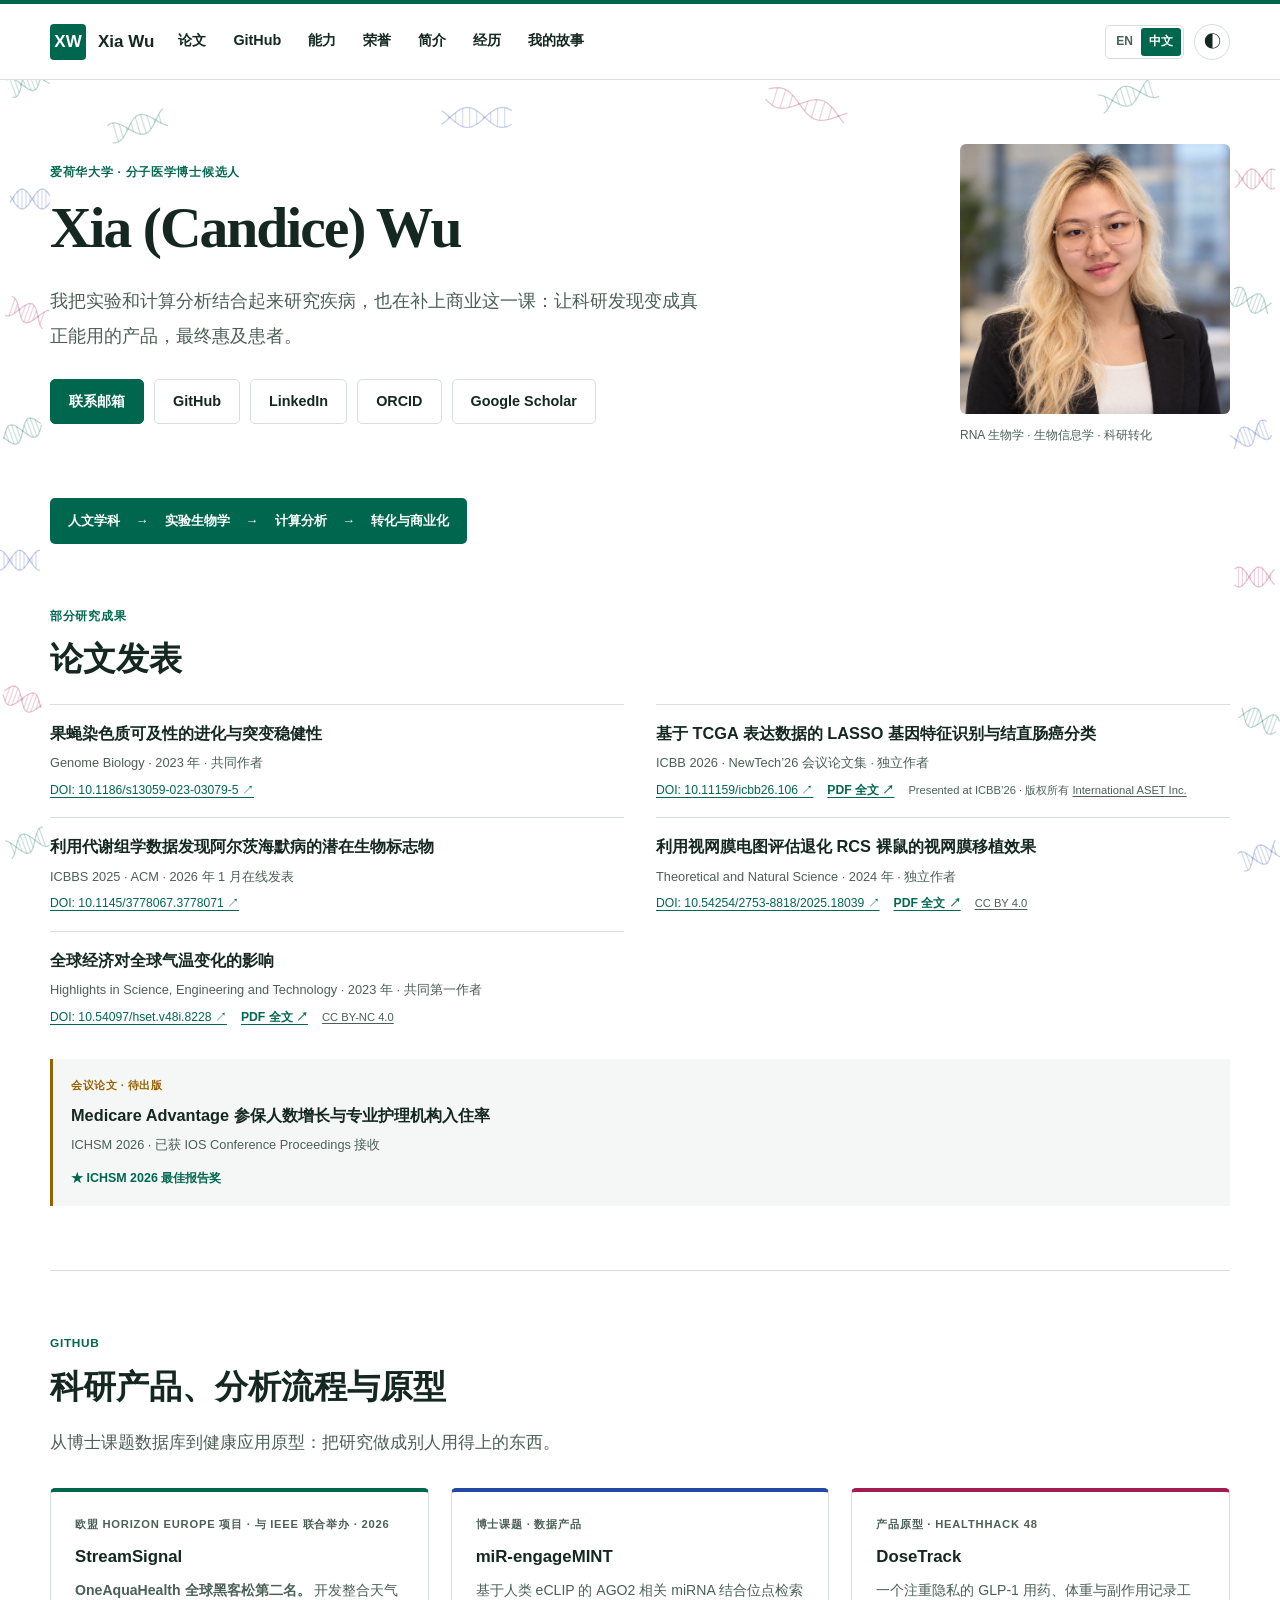
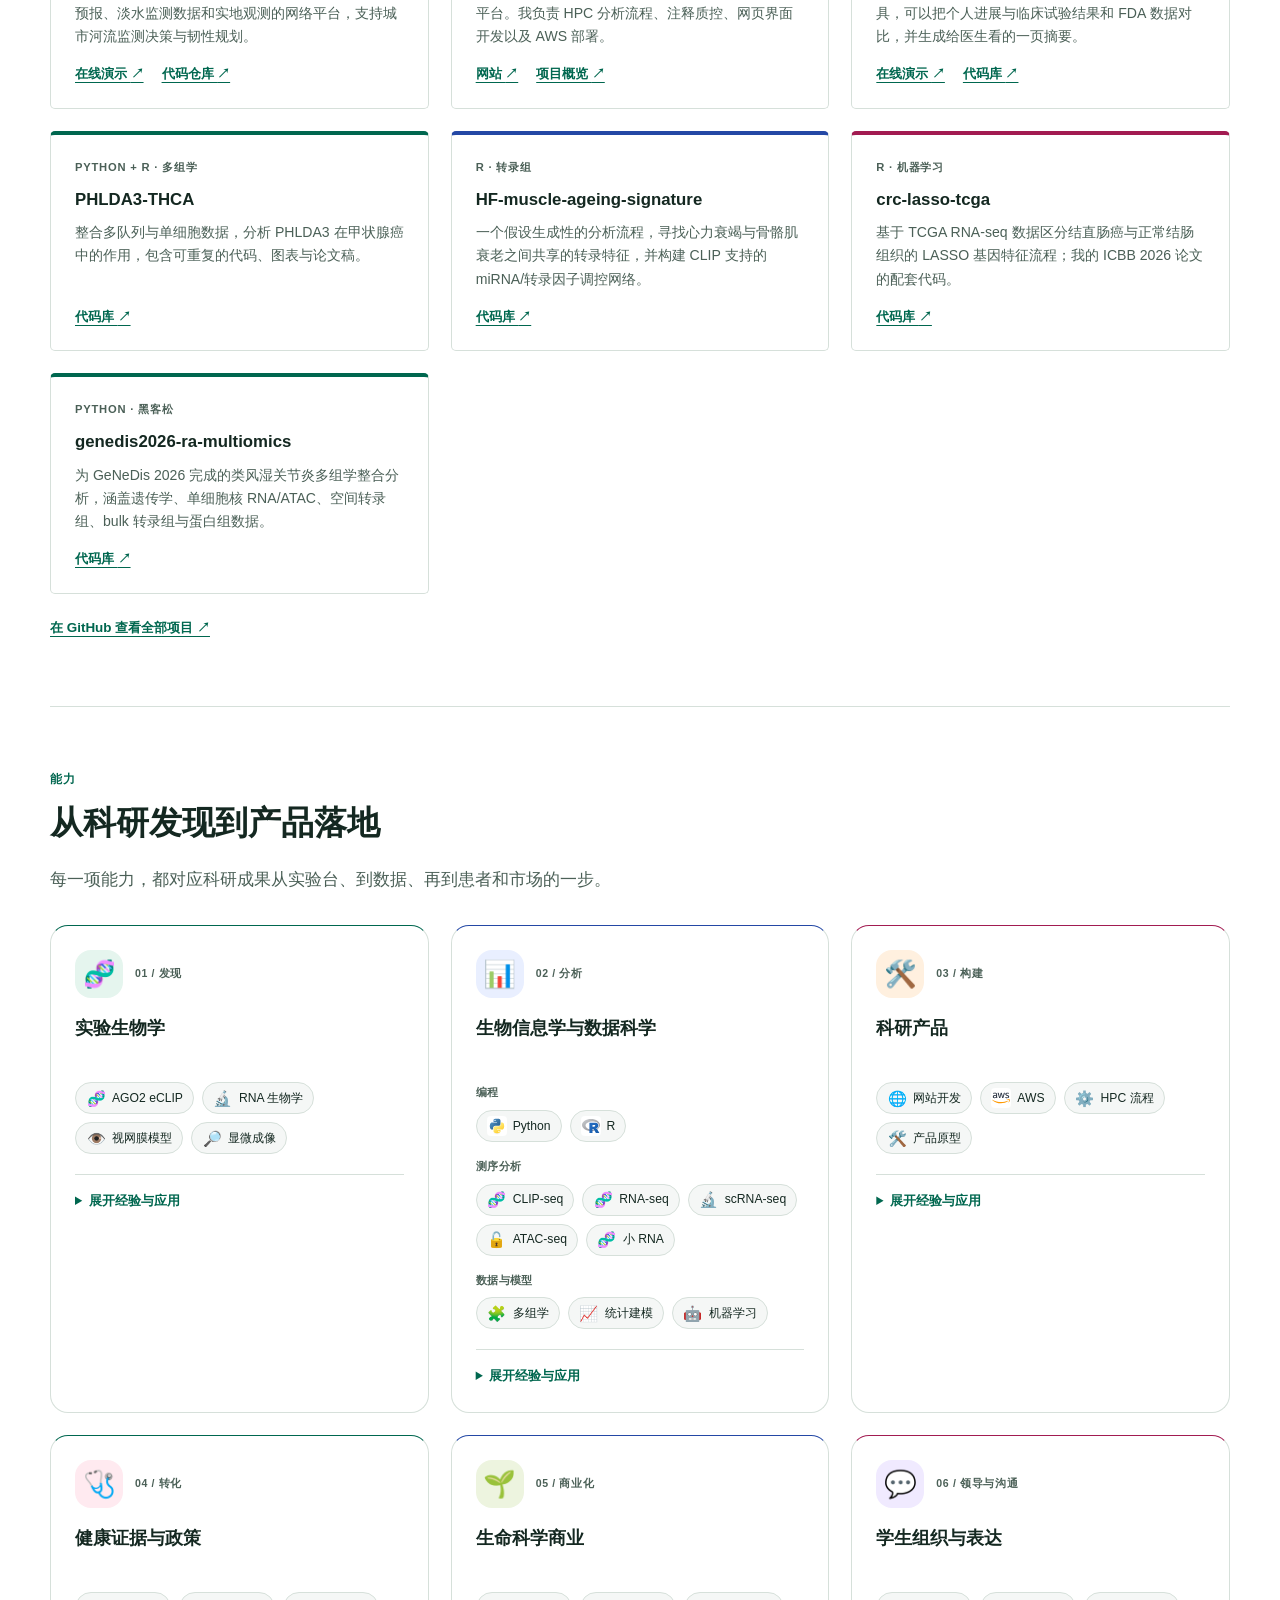
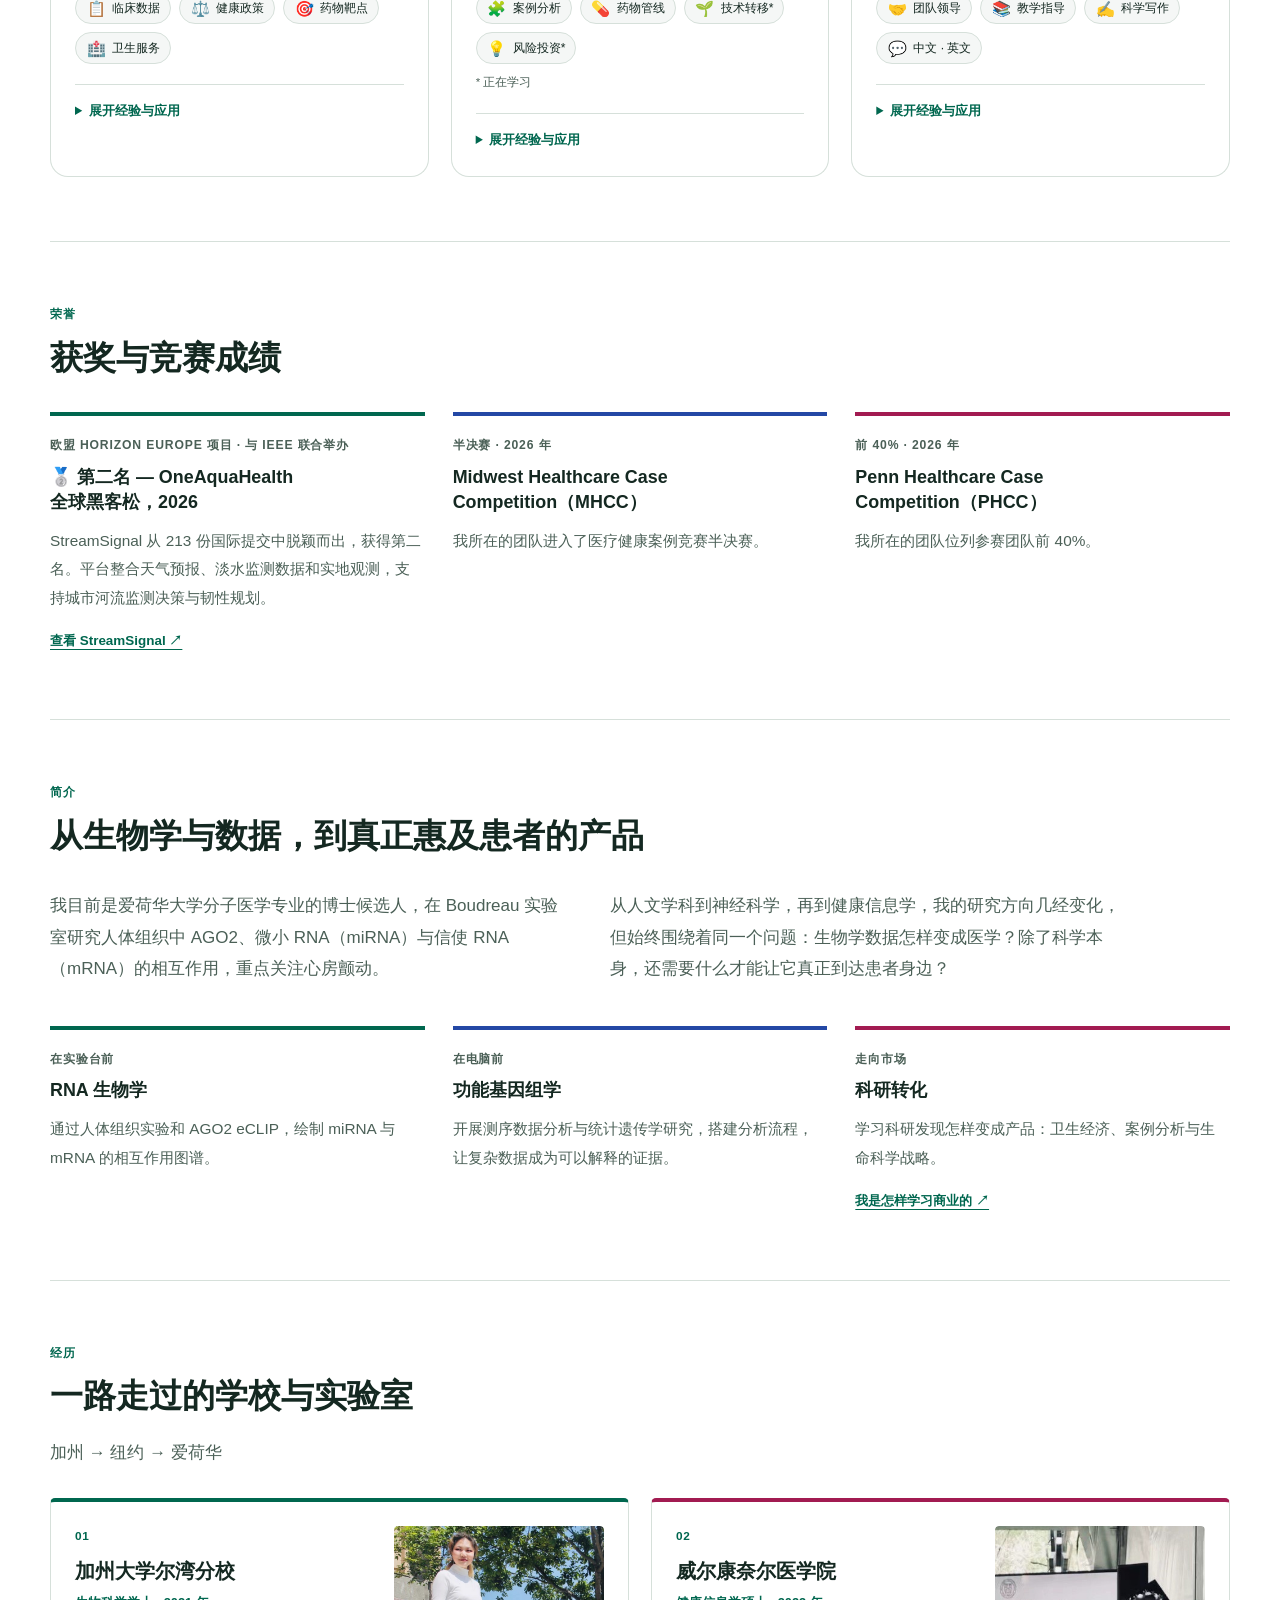
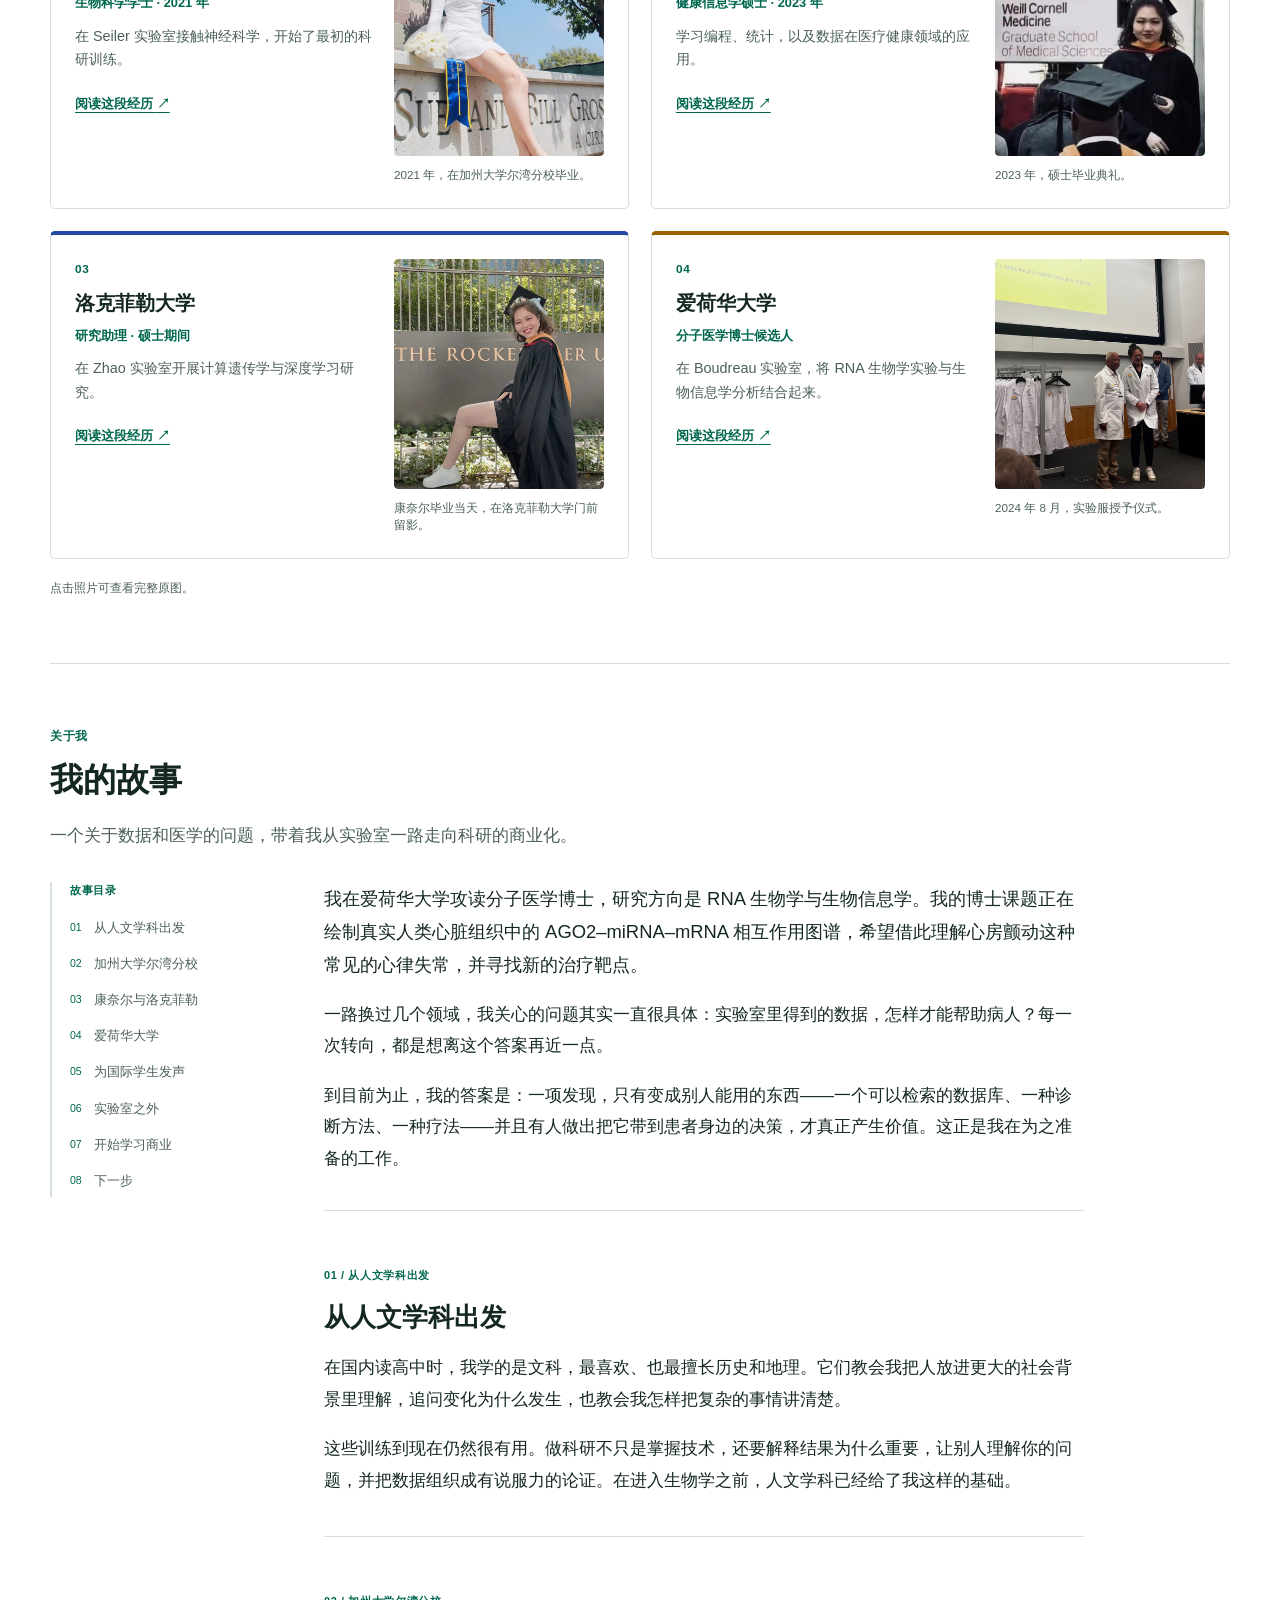
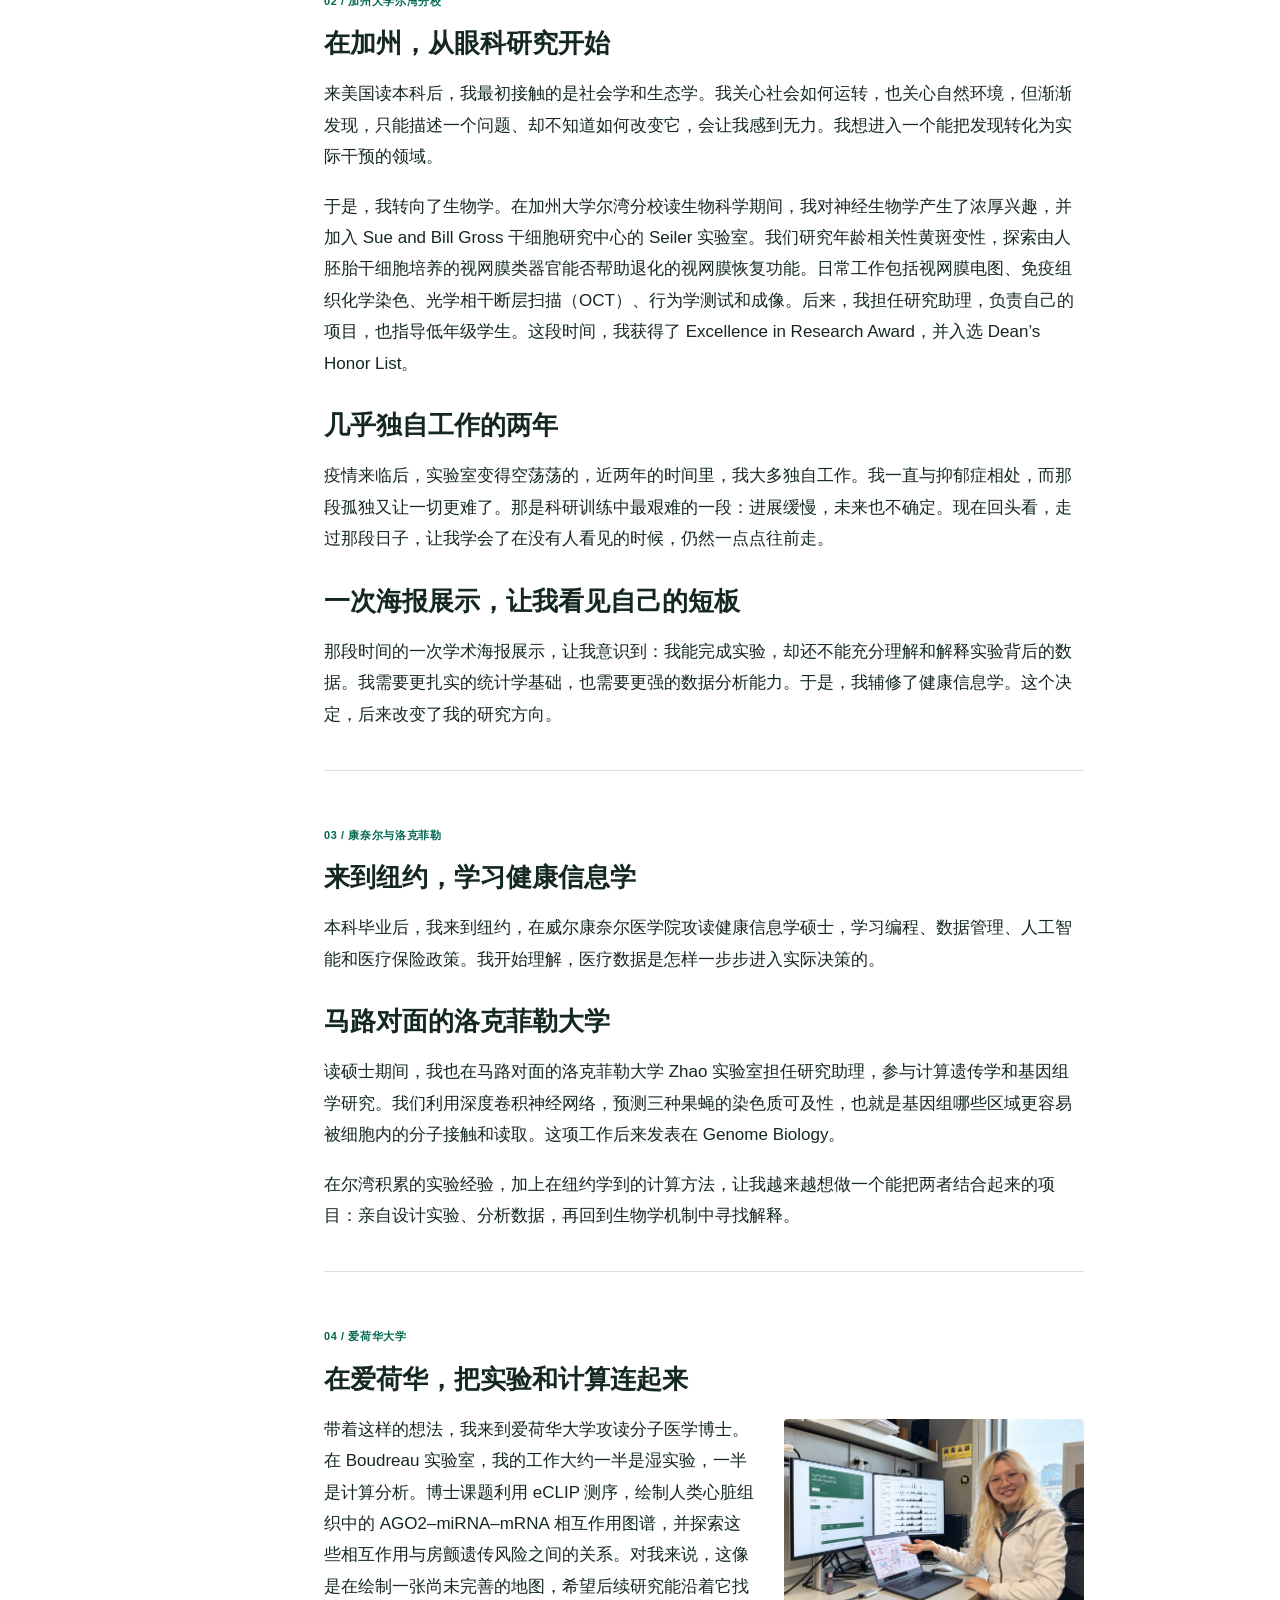
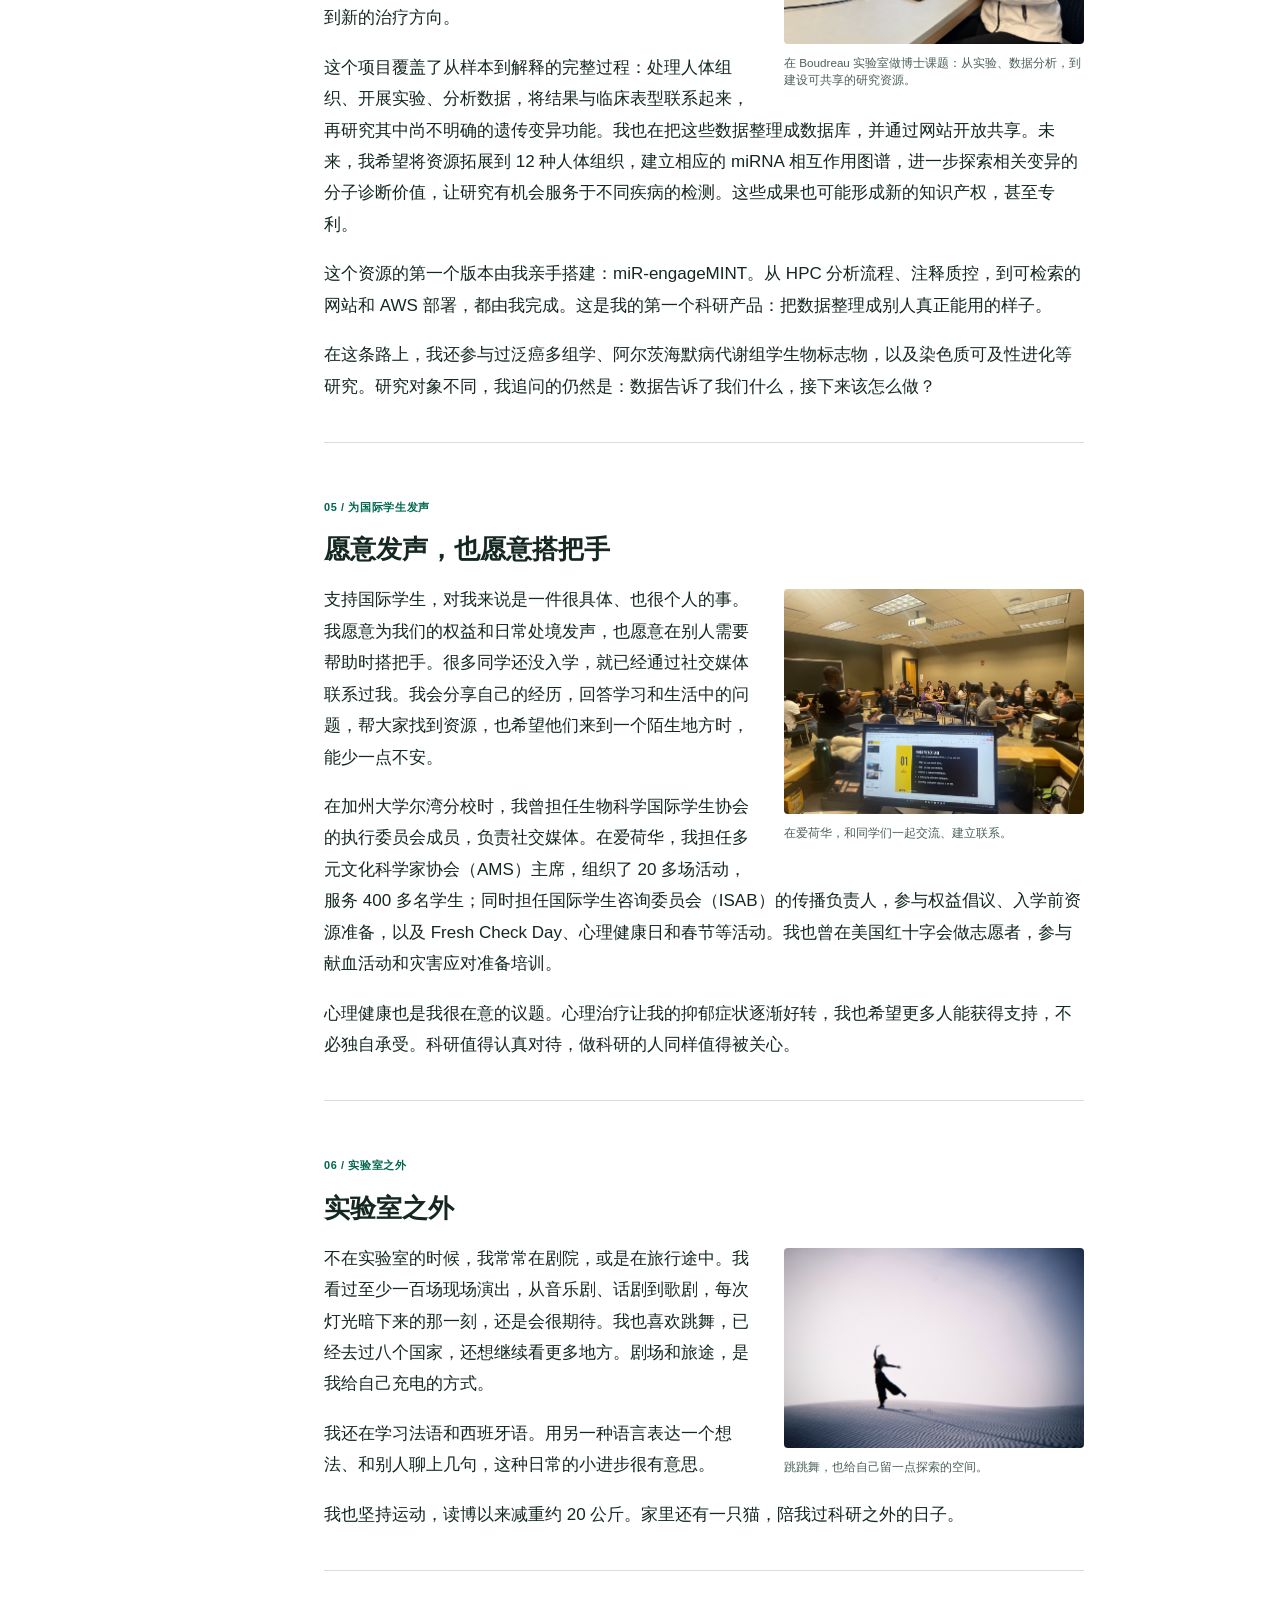
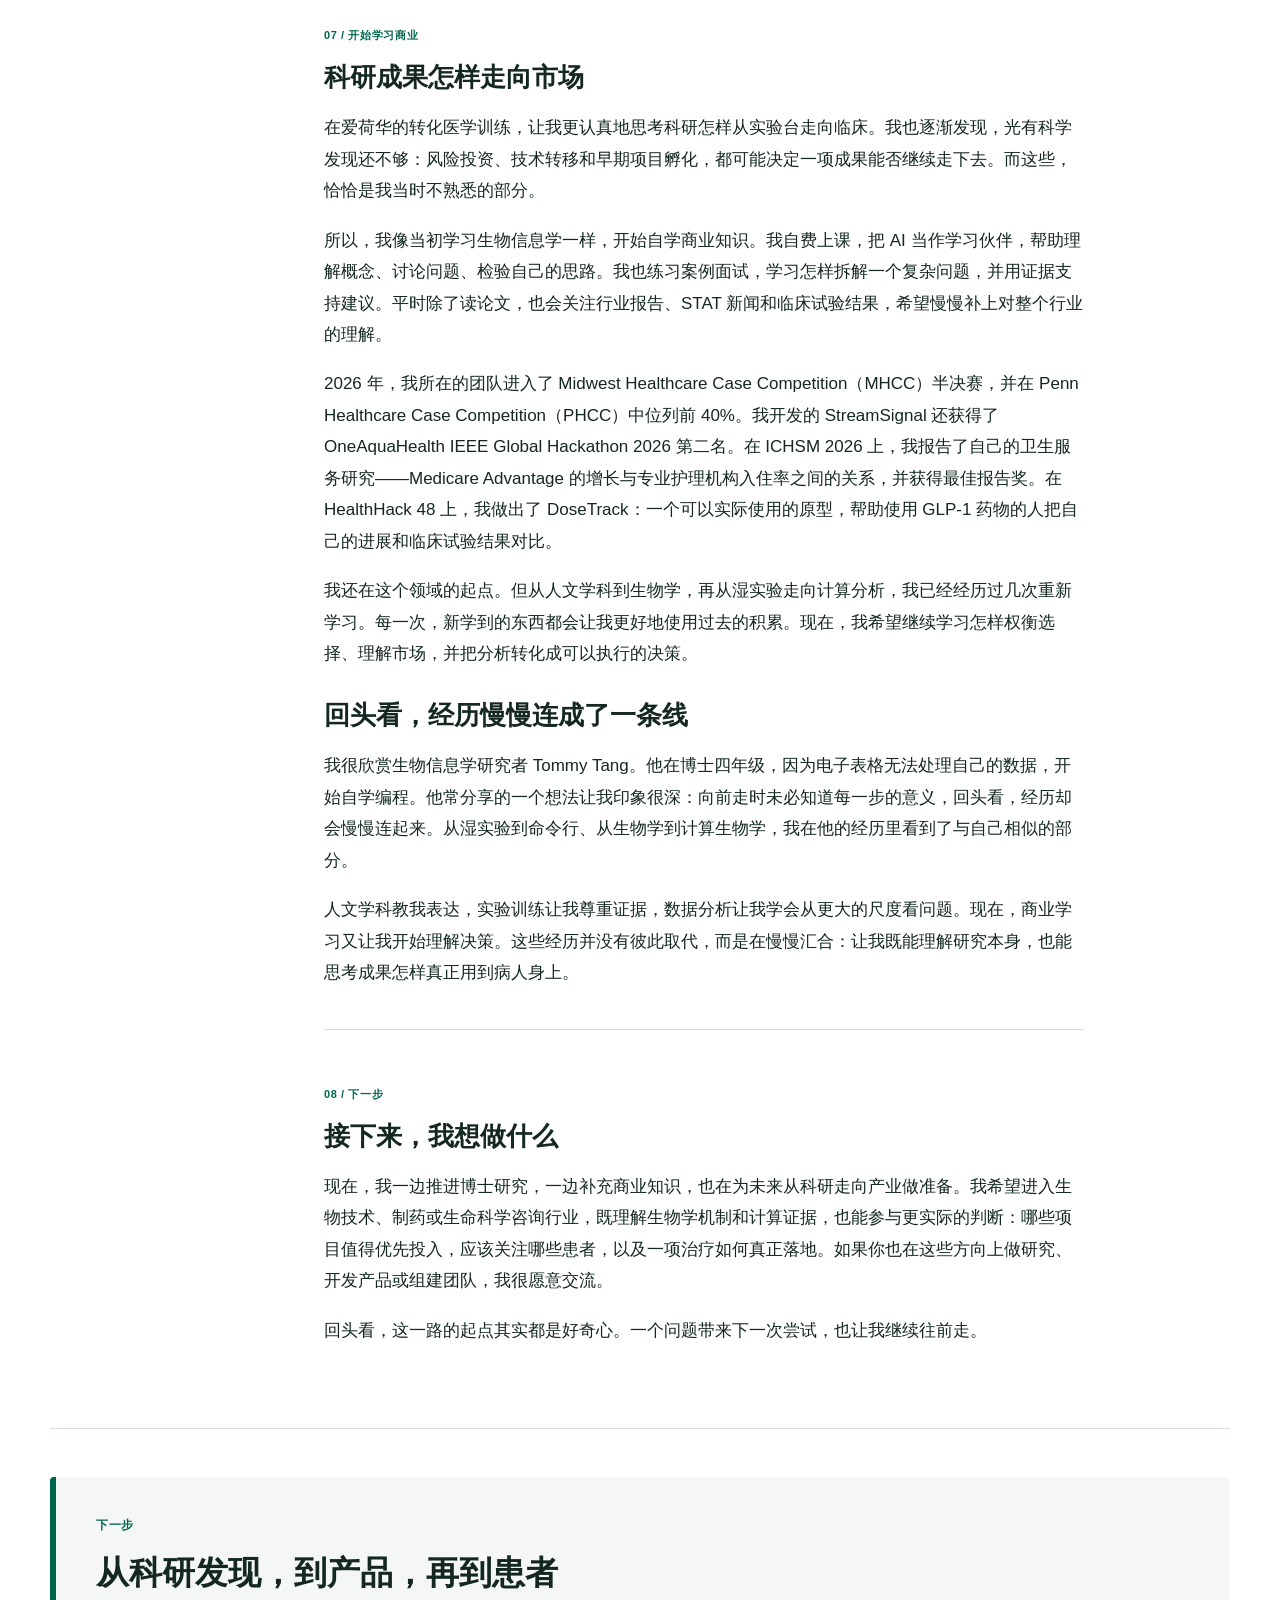
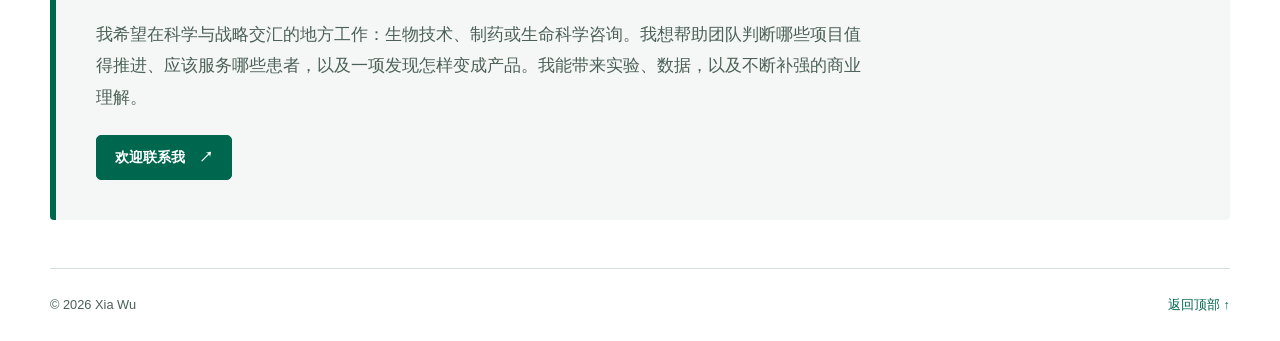
<file: zh.html>
<!doctype html>
<html lang="zh-CN">
  <head>
    <meta charset="utf-8" />
    <meta name="viewport" content="width=device-width, initial-scale=1" />
    <meta name="description" content="Xia（Candice）Wu，爱荷华大学分子医学博士候选人。从 RNA 生物学与生物信息学出发，关注科研成果的转化与商业化：发现怎样变成产品，产品又怎样真正惠及患者。" />
    <title>Xia Wu｜RNA 生物学、生物信息学与科研转化</title>
    <link rel="icon" href="assets/favicon.svg" type="image/svg+xml" />
    <link rel="canonical" href="https://candicewu0515.github.io/zh.html" />
    <link rel="alternate" hreflang="en" href="https://candicewu0515.github.io/" />
    <link rel="alternate" hreflang="zh-CN" href="https://candicewu0515.github.io/zh.html" />
    <link rel="alternate" hreflang="x-default" href="https://candicewu0515.github.io/" />
    <script src="language.js?v=20261028-lang"></script>
    <link rel="stylesheet" href="styles.css?v=20261104-skill-icons" />
  </head>
  <body>
    <canvas id="dna-field" aria-hidden="true"></canvas>
    <a class="skip-link" href="#home">跳转到正文</a>
    <header class="site-header">
      <a class="brand" href="#home" aria-label="Xia Wu 首页">
        <span class="brand-mark">XW</span>
        <span>Xia Wu</span>
      </a>
      <nav aria-label="主导航">
        <a href="#publications">论文</a>
        <a href="#github">GitHub</a>
        <a href="#skills">能力</a>
        <a href="#awards">荣誉</a>
        <a href="#profile">简介</a>
        <a href="#journey">经历</a>
        <a href="#story">我的故事</a>
      </nav>
      <div class="header-controls">
        <div class="language-switch" role="group" aria-label="Language / 语言">
          <a href="index.html?lang=en" lang="en" hreflang="en" data-language="en">EN</a>
          <a href="zh.html?lang=zh" lang="zh-CN" hreflang="zh-CN" data-language="zh" aria-current="page">中文</a>
        </div>
        <button class="icon-button" id="theme-toggle" type="button" aria-label="切换明暗主题" title="切换主题">
          ◐
        </button>
      </div>
    </header>
    <main id="home">
      <section class="hero">
        <div class="hero-copy">
          <p class="eyebrow">爱荷华大学 · 分子医学博士候选人</p>
          <h1>Xia (Candice) Wu</h1>
          <p class="hero-lede">
            我把实验和计算分析结合起来研究疾病，也在补上商业这一课：让科研发现变成真正能用的产品，最终惠及患者。
          </p>
          <div class="hero-actions" aria-label="个人主页与联系方式">
            <a class="button primary" href="mailto:xwu76@uiowa.edu">联系邮箱</a>
            <a class="button" href="https://github.com/candicewu0515" target="_blank" rel="noreferrer">GitHub</a>
            <a class="button" href="https://www.linkedin.com/in/candicewu2355" target="_blank" rel="noreferrer">LinkedIn</a>
            <a class="button" href="https://orcid.org/0009-0006-9852-812X" target="_blank" rel="noreferrer">ORCID</a>
            <a class="button" href="https://scholar.google.com/citations?user=UtZC1psAAAAJ" target="_blank" rel="noreferrer">Google Scholar</a>
          </div>
        </div>

        <figure class="portrait-wrap">
          <img src="assets/xia-wu-portrait.jpg" alt="Xia Wu 的个人肖像" width="1206" height="1206" fetchpriority="high" decoding="async" />
          <figcaption>
            <span>RNA 生物学 · 生物信息学 · 科研转化</span>
          </figcaption>
        </figure>
      </section>
      <div class="path-strip" aria-label="我的学习与研究路径"><span>人文学科</span><b aria-hidden="true">→</b><span>实验生物学</span><b aria-hidden="true">→</b><span>计算分析</span><b aria-hidden="true">→</b><span>转化与商业化</span></div>
      <section class="section publications" id="publications" aria-labelledby="publications-heading">
        <div class="section-heading">
          <p class="eyebrow">部分研究成果</p>
          <h2 id="publications-heading">论文发表</h2>
        </div>
        <div class="publication-list">
          <article>
            <h3><a href="https://doi.org/10.1186/s13059-023-03079-5" target="_blank" rel="noopener">果蝇染色质可及性的进化与突变稳健性</a></h3>
            <p>Genome Biology · 2023 年 · 共同作者</p>
            <div class="publication-links">
              <a class="publication-doi" href="https://doi.org/10.1186/s13059-023-03079-5" target="_blank" rel="noopener">DOI: 10.1186/s13059-023-03079-5 ↗</a>
            </div>
          </article>
          <article>
            <h3><a href="https://doi.org/10.11159/icbb26.106" target="_blank" rel="noopener">基于 TCGA 表达数据的 LASSO 基因特征识别与结直肠癌分类</a></h3>
            <p>ICBB 2026 · NewTech’26 会议论文集 · 独立作者</p>
            <div class="publication-links">
              <a class="publication-doi" href="https://doi.org/10.11159/icbb26.106" target="_blank" rel="noopener">DOI: 10.11159/icbb26.106 ↗</a>
              <a class="publication-pdf" href="papers/wu-2026-icbb-lasso-colorectal-cancer.pdf" target="_blank" rel="noopener">PDF 全文 ↗</a>
              <span class="publication-license">Presented at ICBB’26 · 版权所有 <a href="https://www.international-aset.com" target="_blank" rel="noopener">International ASET Inc.</a></span>
            </div>
          </article>
          <article>
            <h3><a href="https://doi.org/10.1145/3778067.3778071" target="_blank" rel="noopener">利用代谢组学数据发现阿尔茨海默病的潜在生物标志物</a></h3>
            <p>ICBBS 2025 · ACM · 2026 年 1 月在线发表</p>
            <div class="publication-links">
              <a class="publication-doi" href="https://doi.org/10.1145/3778067.3778071" target="_blank" rel="noopener">DOI: 10.1145/3778067.3778071 ↗</a>
            </div>
          </article>
          <article>
            <h3><a href="https://doi.org/10.54254/2753-8818/2025.18039" target="_blank" rel="noopener">利用视网膜电图评估退化 RCS 裸鼠的视网膜移植效果</a></h3>
            <p>Theoretical and Natural Science · 2024 年 · 独立作者</p>
            <div class="publication-links">
              <a class="publication-doi" href="https://doi.org/10.54254/2753-8818/2025.18039" target="_blank" rel="noopener">DOI: 10.54254/2753-8818/2025.18039 ↗</a>
              <a class="publication-pdf" href="papers/wu-2024-retinal-transplantation-erg.pdf" target="_blank" rel="noopener">PDF 全文 ↗</a>
              <span class="publication-license"><a href="https://creativecommons.org/licenses/by/4.0/" target="_blank" rel="noopener">CC BY 4.0</a></span>
            </div>
          </article>
          <article>
            <h3><a href="https://doi.org/10.54097/hset.v48i.8228" target="_blank" rel="noopener">全球经济对全球气温变化的影响</a></h3>
            <p>Highlights in Science, Engineering and Technology · 2023 年 · 共同第一作者</p>
            <div class="publication-links">
              <a class="publication-doi" href="https://doi.org/10.54097/hset.v48i.8228" target="_blank" rel="noopener">DOI: 10.54097/hset.v48i.8228 ↗</a>
              <a class="publication-pdf" href="papers/fan-wu-zhang-2023-global-temperature-economy.pdf" target="_blank" rel="noopener">PDF 全文 ↗</a>
              <span class="publication-license"><a href="https://creativecommons.org/licenses/by-nc/4.0/" target="_blank" rel="noopener">CC BY-NC 4.0</a></span>
            </div>
          </article>
        </div>
        <div class="forthcoming-publication">
          <p class="publication-status">会议论文 · 待出版</p>
          <h3>Medicare Advantage 参保人数增长与专业护理机构入住率</h3>
          <p>ICHSM 2026 · 已获 IOS Conference Proceedings 接收</p>
          <p class="publication-award">ICHSM 2026 最佳报告奖</p>
        </div>
      </section>
      <section class="section code-section" id="github" aria-labelledby="github-heading">
        <div class="section-heading"><p class="eyebrow">GitHub</p><h2 id="github-heading">科研产品、分析流程与原型</h2><p>从博士课题数据库到健康应用原型：把研究做成别人用得上的东西。</p></div>
        <div class="code-grid">
<article><p class="code-meta">欧盟 Horizon Europe 项目 · 与 IEEE 联合举办 · 2026</p><h3><a href="https://candicewu0515.github.io/streamsignal/" target="_blank" rel="noopener">StreamSignal</a></h3><p><strong>OneAquaHealth 全球黑客松第二名。</strong> 开发整合天气预报、淡水监测数据和实地观测的网络平台，支持城市河流监测决策与韧性规划。</p><div class="code-links"><a href="https://candicewu0515.github.io/streamsignal/" target="_blank" rel="noopener">在线演示 <span aria-hidden="true">↗</span></a><a href="https://github.com/candicewu0515/streamsignal" target="_blank" rel="noopener">代码仓库 <span aria-hidden="true">↗</span></a></div></article>
<article><p class="code-meta">博士课题 · 数据产品</p><h3><a href="https://mir-engagemint.io/" target="_blank" rel="noopener">miR-engageMINT</a></h3><p>基于人类 eCLIP 的 AGO2 相关 miRNA 结合位点检索平台。我负责 HPC 分析流程、注释质控、网页界面开发以及 AWS 部署。</p><div class="code-links"><a href="https://mir-engagemint.io/" target="_blank" rel="noopener">网站 <span aria-hidden="true">↗</span></a><a href="https://github.com/candicewu0515/miR-engageMINT" target="_blank" rel="noopener">项目概览 <span aria-hidden="true">↗</span></a></div></article>
<article><p class="code-meta">产品原型 · HealthHack 48</p><h3><a href="https://candicewu0515.github.io/dosetrack/" target="_blank" rel="noopener">DoseTrack</a></h3><p>一个注重隐私的 GLP-1 用药、体重与副作用记录工具，可以把个人进展与临床试验结果和 FDA 数据对比，并生成给医生看的一页摘要。</p><div class="code-links"><a href="https://candicewu0515.github.io/dosetrack/" target="_blank" rel="noopener">在线演示 <span aria-hidden="true">↗</span></a><a href="https://github.com/candicewu0515/dosetrack" target="_blank" rel="noopener">代码库 <span aria-hidden="true">↗</span></a></div></article>
<article><p class="code-meta">Python + R · 多组学</p><h3><a href="https://github.com/candicewu0515/PHLDA3-THCA" target="_blank" rel="noopener">PHLDA3-THCA</a></h3><p>整合多队列与单细胞数据，分析 PHLDA3 在甲状腺癌中的作用，包含可重复的代码、图表与论文稿。</p><div class="code-links"><a href="https://github.com/candicewu0515/PHLDA3-THCA" target="_blank" rel="noopener">代码库 <span aria-hidden="true">↗</span></a></div></article>
<article><p class="code-meta">R · 转录组</p><h3><a href="https://github.com/candicewu0515/HF-muscle-ageing-signature" target="_blank" rel="noopener">HF-muscle-ageing-signature</a></h3><p>一个假设生成性的分析流程，寻找心力衰竭与骨骼肌衰老之间共享的转录特征，并构建 CLIP 支持的 miRNA/转录因子调控网络。</p><div class="code-links"><a href="https://github.com/candicewu0515/HF-muscle-ageing-signature" target="_blank" rel="noopener">代码库 <span aria-hidden="true">↗</span></a></div></article>
<article><p class="code-meta">R · 机器学习</p><h3><a href="https://github.com/candicewu0515/crc-lasso-tcga" target="_blank" rel="noopener">crc-lasso-tcga</a></h3><p>基于 TCGA RNA-seq 数据区分结直肠癌与正常结肠组织的 LASSO 基因特征流程；我的 ICBB 2026 论文的配套代码。</p><div class="code-links"><a href="https://github.com/candicewu0515/crc-lasso-tcga" target="_blank" rel="noopener">代码库 <span aria-hidden="true">↗</span></a></div></article>
<article><p class="code-meta">Python · 黑客松</p><h3><a href="https://github.com/candicewu0515/genedis2026-ra-multiomics" target="_blank" rel="noopener">genedis2026-ra-multiomics</a></h3><p>为 GeNeDis 2026 完成的类风湿关节炎多组学整合分析，涵盖遗传学、单细胞核 RNA/ATAC、空间转录组、bulk 转录组与蛋白组数据。</p><div class="code-links"><a href="https://github.com/candicewu0515/genedis2026-ra-multiomics" target="_blank" rel="noopener">代码库 <span aria-hidden="true">↗</span></a></div></article></div>
        <a class="text-link code-all" href="https://github.com/candicewu0515" target="_blank" rel="noopener">在 GitHub 查看全部项目 <span aria-hidden="true">↗</span></a>
      </section>
      <section class="section work-section" id="skills">
        <div class="section-heading"><p class="eyebrow">能力</p><h2>从科研发现到产品落地</h2><p>每一项能力，都对应科研成果从实验台、到数据、再到患者和市场的一步。</p></div>
        <div class="work-grid">
<article class="skill-card"><div class="skill-topline"><span class="skill-icon" aria-hidden="true">🧬</span><span class="skill-number">01 / 发现</span></div><h3>实验生物学</h3><div class="skill-tags"><span class="skill-chip"><span class="skill-chip-icon" aria-hidden="true">🧬</span>AGO2 eCLIP</span><span class="skill-chip"><span class="skill-chip-icon" aria-hidden="true">🔬</span>RNA 生物学</span><span class="skill-chip"><span class="skill-chip-icon" aria-hidden="true">👁️</span>视网膜模型</span><span class="skill-chip"><span class="skill-chip-icon" aria-hidden="true">🔎</span>显微成像</span></div><details class="skill-details"><summary>展开经验与应用</summary><ul>
<li><strong>RNA 生物学：</strong> 人体组织样本处理、AGO2 eCLIP，以及 miRNA–mRNA 相互作用研究。</li>
<li><strong>视网膜研究：</strong> 视网膜类器官移植、视网膜电图、OCT 和行为学测试。</li>
<li><strong>实验方法：</strong> 免疫组织化学与免疫荧光染色、Western blot、成像及实验问题排查。</li>
</ul></details></article>
<article class="skill-card"><div class="skill-topline"><span class="skill-icon" aria-hidden="true">📊</span><span class="skill-number">02 / 分析</span></div><h3>生物信息学与数据科学</h3><div class="skill-groups"><div class="skill-group"><h4>编程</h4><div class="skill-tags"><span class="skill-chip"><img class="skill-chip-icon skill-brand-icon" src="assets/skills/python.svg" alt="" width="20" height="20" />Python</span><span class="skill-chip"><img class="skill-chip-icon skill-brand-icon" src="assets/skills/r.svg" alt="" width="20" height="20" />R</span></div></div><div class="skill-group"><h4>测序分析</h4><div class="skill-tags"><span class="skill-chip"><span class="skill-chip-icon" aria-hidden="true">🧬</span>CLIP-seq</span><span class="skill-chip"><span class="skill-chip-icon" aria-hidden="true">🧬</span>RNA-seq</span><span class="skill-chip"><span class="skill-chip-icon" aria-hidden="true">🔬</span>scRNA-seq</span><span class="skill-chip"><span class="skill-chip-icon" aria-hidden="true">🔓</span>ATAC-seq</span><span class="skill-chip"><span class="skill-chip-icon" aria-hidden="true">🧬</span>小 RNA</span></div></div><div class="skill-group"><h4>数据与模型</h4><div class="skill-tags"><span class="skill-chip"><span class="skill-chip-icon" aria-hidden="true">🧩</span>多组学</span><span class="skill-chip"><span class="skill-chip-icon" aria-hidden="true">📈</span>统计建模</span><span class="skill-chip"><span class="skill-chip-icon" aria-hidden="true">🤖</span>机器学习</span></div></div></div><details class="skill-details"><summary>展开经验与应用</summary><ul>
<li><strong>测序分析：</strong> CLIP-seq、RNA-seq、scRNA-seq、ATAC-seq 和小 RNA 分析。</li>
<li><strong>建模：</strong> Python、R、统计建模、LASSO 分类模型，以及用于基因组学的深度神经网络。</li>
<li><strong>生物标志物发现：</strong> 多组学、代谢组学，以及与临床表型相关的基因特征。</li>
</ul></details></article>
<article class="skill-card"><div class="skill-topline"><span class="skill-icon" aria-hidden="true">🛠️</span><span class="skill-number">03 / 构建</span></div><h3>科研产品</h3><div class="skill-tags"><span class="skill-chip"><span class="skill-chip-icon" aria-hidden="true">🌐</span>网站开发</span><span class="skill-chip"><img class="skill-chip-icon skill-brand-icon" src="assets/skills/aws.svg" alt="" width="20" height="20" />AWS</span><span class="skill-chip"><span class="skill-chip-icon" aria-hidden="true">⚙️</span>HPC 流程</span><span class="skill-chip"><span class="skill-chip-icon" aria-hidden="true">🛠️</span>产品原型</span></div><details class="skill-details"><summary>展开经验与应用</summary><ul>
<li><strong>数据产品：</strong> miR-engageMINT，一个部署在 AWS 上、可检索的 miRNA 数据库与网站。</li>
<li><strong>分析流程：</strong> 可重复的 SGE/HPC 流程，把原始测序数据变成可共享的结果。</li>
<li><strong>产品原型：</strong> DoseTrack，在 HealthHack 48 上做的注重隐私的 GLP-1 记录工具。</li>
</ul></details></article>
<article class="skill-card"><div class="skill-topline"><span class="skill-icon" aria-hidden="true">🩺</span><span class="skill-number">04 / 转化</span></div><h3>健康证据与政策</h3><div class="skill-tags"><span class="skill-chip"><span class="skill-chip-icon" aria-hidden="true">📋</span>临床数据</span><span class="skill-chip"><span class="skill-chip-icon" aria-hidden="true">⚖️</span>健康政策</span><span class="skill-chip"><span class="skill-chip-icon" aria-hidden="true">🎯</span>药物靶点</span><span class="skill-chip"><span class="skill-chip-icon" aria-hidden="true">🏥</span>卫生服务</span></div><details class="skill-details"><summary>展开经验与应用</summary><ul>
<li><strong>转化研究：</strong> 把分子层面的发现与诊断、药物靶点和治疗问题联系起来。</li>
<li><strong>卫生服务研究：</strong> Medicare Advantage 与专业护理机构入住率研究（ICHSM 2026 最佳报告奖）。</li>
<li><strong>健康信息学：</strong> 临床数据、医疗保险政策，以及支持医疗决策的证据。</li>
</ul></details></article>
<article class="skill-card"><div class="skill-topline"><span class="skill-icon" aria-hidden="true">🌱</span><span class="skill-number">05 / 商业化</span></div><h3>生命科学商业</h3><div class="skill-tags"><span class="skill-chip"><span class="skill-chip-icon" aria-hidden="true">🧩</span>案例分析</span><span class="skill-chip"><span class="skill-chip-icon" aria-hidden="true">💊</span>药物管线</span><span class="skill-chip"><span class="skill-chip-icon" aria-hidden="true">🌱</span>技术转移*</span><span class="skill-chip"><span class="skill-chip-icon" aria-hidden="true">💡</span>风险投资*</span></div><small class="skill-note">* 正在学习</small><details class="skill-details"><summary>展开经验与应用</summary><ul>
<li><strong>案例分析：</strong> 拆解问题、用证据支持建议；MHCC 2026 半决赛、PHCC 2026 前 40%。</li>
<li><strong>行业追踪：</strong> 药物管线、临床试验结果、咨询报告和 STAT 新闻。</li>
<li><strong>正在学习：</strong> 技术转移、知识产权和风险投资。</li>
</ul></details></article>
<article class="skill-card"><div class="skill-topline"><span class="skill-icon" aria-hidden="true">💬</span><span class="skill-number">06 / 领导与沟通</span></div><h3>学生组织与表达</h3><div class="skill-tags"><span class="skill-chip"><span class="skill-chip-icon" aria-hidden="true">🤝</span>团队领导</span><span class="skill-chip"><span class="skill-chip-icon" aria-hidden="true">📚</span>教学指导</span><span class="skill-chip"><span class="skill-chip-icon" aria-hidden="true">✍️</span>科学写作</span><span class="skill-chip"><span class="skill-chip-icon" aria-hidden="true">💬</span>中文 · 英文</span></div><details class="skill-details"><summary>展开经验与应用</summary><ul>
<li><strong>学生领导：</strong> 多元文化科学家协会（AMS）主席（20 多场活动，400 多名学生）；国际学生咨询委员会（ISAB）传播负责人。</li>
<li><strong>科学传播：</strong> 教学、学生指导、同行评审，以及向非专业人士讲清楚研究。</li>
<li><strong>语言：</strong> 中文和英文；正在学习法语和西班牙语。</li>
</ul></details></article></div>
      </section>
      <section class="section" id="awards" aria-labelledby="awards-heading">
        <div class="section-heading"><p class="eyebrow">荣誉</p><h2 id="awards-heading">获奖与竞赛成绩</h2></div>
        <div class="research-grid">
          <article><p class="panel-kicker">欧盟 Horizon Europe 项目 · 与 IEEE 联合举办</p><h3><span aria-hidden="true">🥈</span> 第二名 — OneAquaHealth 全球黑客松，2026</h3><p>StreamSignal 从 213 份国际提交中脱颖而出，获得第二名。平台整合天气预报、淡水监测数据和实地观测，支持城市河流监测决策与韧性规划。</p><a class="text-link" href="https://github.com/candicewu0515/streamsignal" target="_blank" rel="noopener">查看 StreamSignal ↗</a></article>
          <article><p class="panel-kicker">半决赛 · 2026 年</p><h3>Midwest Healthcare Case Competition（MHCC）</h3><p>我所在的团队进入了医疗健康案例竞赛半决赛。</p></article>
          <article><p class="panel-kicker">前 40% · 2026 年</p><h3>Penn Healthcare Case Competition（PHCC）</h3><p>我所在的团队位列参赛团队前 40%。</p></article>
        </div>
      </section>
      <section class="section" id="profile">
        <div class="section-heading"><p class="eyebrow">简介</p><h2>从生物学与数据，到真正惠及患者的产品</h2></div>
        <div class="profile-intro"><p>我目前是爱荷华大学分子医学专业的博士候选人，在 Boudreau 实验室研究人体组织中 AGO2、微小 RNA（miRNA）与信使 RNA（mRNA）的相互作用，重点关注心房颤动。</p><p>从人文学科到神经科学，再到健康信息学，我的研究方向几经变化，但始终围绕着同一个问题：生物学数据怎样变成医学？除了科学本身，还需要什么才能让它真正到达患者身边？</p></div>
        <div class="research-grid">
          <article><p class="panel-kicker">在实验台前</p><h3>RNA 生物学</h3><p>通过人体组织实验和 AGO2 eCLIP，绘制 miRNA 与 mRNA 的相互作用图谱。</p></article>
          <article><p class="panel-kicker">在电脑前</p><h3>功能基因组学</h3><p>开展测序数据分析与统计遗传学研究，搭建分析流程，让复杂数据成为可以解释的证据。</p></article>
          <article><p class="panel-kicker">走向市场</p><h3>科研转化</h3><p>学习科研发现怎样变成产品：卫生经济、案例分析与生命科学战略。</p><a class="text-link" href="#story-consulting">我是怎样学习商业的 ↗</a></article>
        </div>
      </section>
      <section class="section" id="journey">
        <div class="section-heading"><p class="eyebrow">经历</p><h2>一路走过的学校与实验室</h2><p>加州 → 纽约 → 爱荷华</p></div>
        <ol class="school-grid"><li><div class="school-copy"><span class="school-number">01</span><h3>加州大学尔湾分校</h3><p class="school-degree">生物科学学士 · 2021 年</p><p>在 Seiler 实验室接触神经科学，开始了最初的科研训练。</p><a class="text-link" href="#story-uci">阅读这段经历 <span aria-hidden="true">↗</span></a></div><figure class="school-photo school-photo--uci">
              <a class="photo-link" href="assets/uci-grad-gross.jpg" target="_blank" rel="noopener" aria-label="查看完整照片：Xia Wu 在加州大学尔湾分校 Sue and Bill Gross Hall 前"><img src="assets/uci-grad-gross.jpg" alt="Xia Wu 在加州大学尔湾分校 Sue and Bill Gross Hall 前" width="1206" height="818" loading="lazy" decoding="async" /></a>
              <figcaption>2021 年，在加州大学尔湾分校毕业。</figcaption>
            </figure></li>
<li><div class="school-copy"><span class="school-number">02</span><h3>威尔康奈尔医学院</h3><p class="school-degree">健康信息学硕士 · 2023 年</p><p>学习编程、统计，以及数据在医疗健康领域的应用。</p><a class="text-link" href="#story-new-york">阅读这段经历 <span aria-hidden="true">↗</span></a></div><figure class="school-photo school-photo--cornell">
              <a class="photo-link" href="assets/cornell-grad-ceremony.jpg" target="_blank" rel="noopener" aria-label="查看完整照片：Xia Wu 参加威尔康奈尔医学院毕业典礼"><img src="assets/cornell-grad-ceremony.jpg" alt="Xia Wu 参加威尔康奈尔医学院毕业典礼" width="348" height="604" loading="lazy" decoding="async" /></a>
              <figcaption>2023 年，硕士毕业典礼。</figcaption>
            </figure></li>
<li><div class="school-copy"><span class="school-number">03</span><h3>洛克菲勒大学</h3><p class="school-degree">研究助理 · 硕士期间</p><p>在 Zhao 实验室开展计算遗传学与深度学习研究。</p><a class="text-link" href="#story-new-york">阅读这段经历 <span aria-hidden="true">↗</span></a></div><figure class="school-photo school-photo--rockefeller">
              <a class="photo-link" href="assets/cornell-grad-rockefeller.jpg" target="_blank" rel="noopener" aria-label="查看完整照片：Xia Wu 穿着康奈尔毕业礼服，在洛克菲勒大学门前留影"><img src="assets/cornell-grad-rockefeller.jpg" alt="Xia Wu 穿着康奈尔毕业礼服，在洛克菲勒大学门前留影" width="1206" height="904" loading="lazy" decoding="async" /></a>
              <figcaption>康奈尔毕业当天，在洛克菲勒大学门前留影。</figcaption>
            </figure></li>
<li><div class="school-copy"><span class="school-number">04</span><h3>爱荷华大学</h3><p class="school-degree">分子医学博士候选人</p><p>在 Boudreau 实验室，将 RNA 生物学实验与生物信息学分析结合起来。</p><a class="text-link" href="#story-iowa">阅读这段经历 <span aria-hidden="true">↗</span></a></div><figure class="school-photo school-photo--iowa">
              <a class="photo-link" href="assets/white-coat.jpg" target="_blank" rel="noopener" aria-label="查看完整照片：Xia Wu 参加爱荷华大学实验服授予仪式"><img src="assets/white-coat.jpg" alt="Xia Wu 参加爱荷华大学实验服授予仪式" width="1206" height="1608" loading="lazy" decoding="async" /></a>
              <figcaption>2024 年 8 月，实验服授予仪式。</figcaption>
            </figure></li></ol>
        <p class="photo-hint">点击照片可查看完整原图。</p>
      </section>
      <section class="section story-section" id="story">
        <div class="section-heading"><p class="eyebrow">关于我</p><h2>我的故事</h2><p>一个关于数据和医学的问题，带着我从实验室一路走向科研的商业化。</p></div>
        <div class="story-layout">
          <aside class="story-index"><nav aria-label="故事章节"><p class="eyebrow">故事目录</p><a href="#story-roots"><span>01</span>从人文学科出发</a>
<a href="#story-uci"><span>02</span>加州大学尔湾分校</a>
<a href="#story-new-york"><span>03</span>康奈尔与洛克菲勒</a>
<a href="#story-iowa"><span>04</span>爱荷华大学</a>
<a href="#story-community"><span>05</span>为国际学生发声</a>
<a href="#story-life"><span>06</span>实验室之外</a>
<a href="#story-consulting"><span>07</span>开始学习商业</a>
<a href="#story-next"><span>08</span>下一步</a></nav></aside>
          <div class="story-body"><div class="story-opening">
          <p>
            我在爱荷华大学攻读分子医学博士，研究方向是 RNA 生物学与生物信息学。我的博士课题正在绘制真实人类心脏组织中的 AGO2–miRNA–mRNA 相互作用图谱，希望借此理解心房颤动这种常见的心律失常，并寻找新的治疗靶点。
          </p>
          <p>
            一路换过几个领域，我关心的问题其实一直很具体：实验室里得到的数据，怎样才能帮助病人？每一次转向，都是想离这个答案再近一点。
          </p>
          <p>
            到目前为止，我的答案是：一项发现，只有变成别人能用的东西——一个可以检索的数据库、一种诊断方法、一种疗法——并且有人做出把它带到患者身边的决策，才真正产生价值。这正是我在为之准备的工作。
          </p>
          </div><article class="story-chapter" id="story-roots"><p class="chapter-label">01 / 从人文学科出发</p><h3>从人文学科出发</h3>
          <p>
            在国内读高中时，我学的是文科，最喜欢、也最擅长历史和地理。它们教会我把人放进更大的社会背景里理解，追问变化为什么发生，也教会我怎样把复杂的事情讲清楚。
          </p>
          <p>
            这些训练到现在仍然很有用。做科研不只是掌握技术，还要解释结果为什么重要，让别人理解你的问题，并把数据组织成有说服力的论证。在进入生物学之前，人文学科已经给了我这样的基础。
          </p>
          </article>
<article class="story-chapter" id="story-uci"><p class="chapter-label">02 / 加州大学尔湾分校</p><h3>在加州，从眼科研究开始</h3>
          <p>
            来美国读本科后，我最初接触的是社会学和生态学。我关心社会如何运转，也关心自然环境，但渐渐发现，只能描述一个问题、却不知道如何改变它，会让我感到无力。我想进入一个能把发现转化为实际干预的领域。
          </p>
          <p>
            于是，我转向了生物学。在加州大学尔湾分校读生物科学期间，我对神经生物学产生了浓厚兴趣，并加入 Sue and Bill Gross 干细胞研究中心的 Seiler 实验室。我们研究年龄相关性黄斑变性，探索由人胚胎干细胞培养的视网膜类器官能否帮助退化的视网膜恢复功能。日常工作包括视网膜电图、免疫组织化学染色、光学相干断层扫描（OCT）、行为学测试和成像。后来，我担任研究助理，负责自己的项目，也指导低年级学生。这段时间，我获得了 Excellence in Research Award，并入选 Dean’s Honor List。
          </p>
          <h3>几乎独自工作的两年</h3>
          <p>
            疫情来临后，实验室变得空荡荡的，近两年的时间里，我大多独自工作。我一直与抑郁症相处，而那段孤独又让一切更难了。那是科研训练中最艰难的一段：进展缓慢，未来也不确定。现在回头看，走过那段日子，让我学会了在没有人看见的时候，仍然一点点往前走。
          </p>
          <h3>一次海报展示，让我看见自己的短板</h3>
          <p>
            那段时间的一次学术海报展示，让我意识到：我能完成实验，却还不能充分理解和解释实验背后的数据。我需要更扎实的统计学基础，也需要更强的数据分析能力。于是，我辅修了健康信息学。这个决定，后来改变了我的研究方向。
          </p>
          </article>
<article class="story-chapter" id="story-new-york"><p class="chapter-label">03 / 康奈尔与洛克菲勒</p><h3>来到纽约，学习健康信息学</h3>
          <p>
            本科毕业后，我来到纽约，在威尔康奈尔医学院攻读健康信息学硕士，学习编程、数据管理、人工智能和医疗保险政策。我开始理解，医疗数据是怎样一步步进入实际决策的。
          </p>
          <h3>马路对面的洛克菲勒大学</h3>
          <p>
            读硕士期间，我也在马路对面的洛克菲勒大学 Zhao 实验室担任研究助理，参与计算遗传学和基因组学研究。我们利用深度卷积神经网络，预测三种果蝇的染色质可及性，也就是基因组哪些区域更容易被细胞内的分子接触和读取。这项工作后来发表在 Genome Biology。
          </p>
          <p>
            在尔湾积累的实验经验，加上在纽约学到的计算方法，让我越来越想做一个能把两者结合起来的项目：亲自设计实验、分析数据，再回到生物学机制中寻找解释。
          </p>
          </article>
<article class="story-chapter" id="story-iowa"><p class="chapter-label">04 / 爱荷华大学</p><h3>在爱荷华，把实验和计算连起来</h3>
<figure class="story-photo">
              <a class="photo-link" href="assets/lab-mirna.jpg" target="_blank" rel="noopener" aria-label="查看完整照片：Xia Wu 在实验室桌前，屏幕上展示着人体 miRNA 相互作用数据"><img src="assets/lab-mirna.jpg" alt="Xia Wu 在实验室桌前，屏幕上展示着人体 miRNA 相互作用数据" width="1206" height="905" loading="lazy" decoding="async" /></a>
              <figcaption>在 Boudreau 实验室做博士课题：从实验、数据分析，到建设可共享的研究资源。</figcaption>
            </figure>
          <p>
            带着这样的想法，我来到爱荷华大学攻读分子医学博士。在 Boudreau 实验室，我的工作大约一半是湿实验，一半是计算分析。博士课题利用 eCLIP 测序，绘制人类心脏组织中的 AGO2–miRNA–mRNA 相互作用图谱，并探索这些相互作用与房颤遗传风险之间的关系。对我来说，这像是在绘制一张尚未完善的地图，希望后续研究能沿着它找到新的治疗方向。
          </p>
          <p>
            这个项目覆盖了从样本到解释的完整过程：处理人体组织、开展实验、分析数据，将结果与临床表型联系起来，再研究其中尚不明确的遗传变异功能。我也在把这些数据整理成数据库，并通过网站开放共享。未来，我希望将资源拓展到 12 种人体组织，建立相应的 miRNA 相互作用图谱，进一步探索相关变异的分子诊断价值，让研究有机会服务于不同疾病的检测。这些成果也可能形成新的知识产权，甚至专利。
          </p>
          <p>
            这个资源的第一个版本由我亲手搭建：miR-engageMINT。从 HPC 分析流程、注释质控，到可检索的网站和 AWS 部署，都由我完成。这是我的第一个科研产品：把数据整理成别人真正能用的样子。
          </p>
          <p>
            在这条路上，我还参与过泛癌多组学、阿尔茨海默病代谢组学生物标志物，以及染色质可及性进化等研究。研究对象不同，我追问的仍然是：数据告诉了我们什么，接下来该怎么做？
          </p>
          </article>
<article class="story-chapter" id="story-community"><p class="chapter-label">05 / 为国际学生发声</p><h3>愿意发声，也愿意搭把手</h3>
<figure class="story-photo">
              <a class="photo-link" href="assets/ams-workshop.jpg" target="_blank" rel="noopener" aria-label="查看完整照片：爱荷华大学的学生活动现场"><img src="assets/ams-workshop.jpg" alt="爱荷华大学的学生活动现场" width="1206" height="905" loading="lazy" decoding="async" /></a>
              <figcaption>在爱荷华，和同学们一起交流、建立联系。</figcaption>
            </figure>
          <p>
            支持国际学生，对我来说是一件很具体、也很个人的事。我愿意为我们的权益和日常处境发声，也愿意在别人需要帮助时搭把手。很多同学还没入学，就已经通过社交媒体联系过我。我会分享自己的经历，回答学习和生活中的问题，帮大家找到资源，也希望他们来到一个陌生地方时，能少一点不安。
          </p>
          <p>
            在加州大学尔湾分校时，我曾担任生物科学国际学生协会的执行委员会成员，负责社交媒体。在爱荷华，我担任多元文化科学家协会（AMS）主席，组织了 20 多场活动，服务 400 多名学生；同时担任国际学生咨询委员会（ISAB）的传播负责人，参与权益倡议、入学前资源准备，以及 Fresh Check Day、心理健康日和春节等活动。我也曾在美国红十字会做志愿者，参与献血活动和灾害应对准备培训。
          </p>
          <p>
            心理健康也是我很在意的议题。心理治疗让我的抑郁症状逐渐好转，我也希望更多人能获得支持，不必独自承受。科研值得认真对待，做科研的人同样值得被关心。
          </p>
          </article>
<article class="story-chapter" id="story-life"><p class="chapter-label">06 / 实验室之外</p><h3>实验室之外</h3>
<figure class="story-photo">
              <a class="photo-link" href="assets/dance-dunes.jpg" target="_blank" rel="noopener" aria-label="查看完整照片：沙丘上的舞者剪影"><img src="assets/dance-dunes.jpg" alt="沙丘上的舞者剪影" width="1206" height="804" loading="lazy" decoding="async" /></a>
              <figcaption>跳跳舞，也给自己留一点探索的空间。</figcaption>
            </figure>
          <p>
            不在实验室的时候，我常常在剧院，或是在旅行途中。我看过至少一百场现场演出，从音乐剧、话剧到歌剧，每次灯光暗下来的那一刻，还是会很期待。我也喜欢跳舞，已经去过八个国家，还想继续看更多地方。剧场和旅途，是我给自己充电的方式。
          </p>
          <p>
            我还在学习法语和西班牙语。用另一种语言表达一个想法、和别人聊上几句，这种日常的小进步很有意思。
          </p>
          <p>
            我也坚持运动，读博以来减重约 20 公斤。家里还有一只猫，陪我过科研之外的日子。
          </p>
          </article>
<article class="story-chapter" id="story-consulting"><p class="chapter-label">07 / 开始学习商业</p><h3>科研成果怎样走向市场</h3>
          <p>
            在爱荷华的转化医学训练，让我更认真地思考科研怎样从实验台走向临床。我也逐渐发现，光有科学发现还不够：风险投资、技术转移和早期项目孵化，都可能决定一项成果能否继续走下去。而这些，恰恰是我当时不熟悉的部分。
          </p>
          <p>
            所以，我像当初学习生物信息学一样，开始自学商业知识。我自费上课，把 AI 当作学习伙伴，帮助理解概念、讨论问题、检验自己的思路。我也练习案例面试，学习怎样拆解一个复杂问题，并用证据支持建议。平时除了读论文，也会关注行业报告、STAT 新闻和临床试验结果，希望慢慢补上对整个行业的理解。
          </p>
          <p>
            2026 年，我所在的团队进入了 Midwest Healthcare Case Competition（MHCC）半决赛，并在 Penn Healthcare Case Competition（PHCC）中位列前 40%。我开发的 StreamSignal 还获得了 OneAquaHealth IEEE Global Hackathon 2026 第二名。在 ICHSM 2026 上，我报告了自己的卫生服务研究——Medicare Advantage 的增长与专业护理机构入住率之间的关系，并获得最佳报告奖。在 HealthHack 48 上，我做出了 DoseTrack：一个可以实际使用的原型，帮助使用 GLP-1 药物的人把自己的进展和临床试验结果对比。
          </p>
          <p>
            我还在这个领域的起点。但从人文学科到生物学，再从湿实验走向计算分析，我已经经历过几次重新学习。每一次，新学到的东西都会让我更好地使用过去的积累。现在，我希望继续学习怎样权衡选择、理解市场，并把分析转化成可以执行的决策。
          </p>
          <h3>回头看，经历慢慢连成了一条线</h3>
          <p>
            我很欣赏生物信息学研究者 Tommy Tang。他在博士四年级，因为电子表格无法处理自己的数据，开始自学编程。他常分享的一个想法让我印象很深：向前走时未必知道每一步的意义，回头看，经历却会慢慢连起来。从湿实验到命令行、从生物学到计算生物学，我在他的经历里看到了与自己相似的部分。
          </p>
          <p>
            人文学科教我表达，实验训练让我尊重证据，数据分析让我学会从更大的尺度看问题。现在，商业学习又让我开始理解决策。这些经历并没有彼此取代，而是在慢慢汇合：让我既能理解研究本身，也能思考成果怎样真正用到病人身上。
          </p>
          </article>
<article class="story-chapter" id="story-next"><p class="chapter-label">08 / 下一步</p><h3>接下来，我想做什么</h3>
          <p>
            现在，我一边推进博士研究，一边补充商业知识，也在为未来从科研走向产业做准备。我希望进入生物技术、制药或生命科学咨询行业，既理解生物学机制和计算证据，也能参与更实际的判断：哪些项目值得优先投入，应该关注哪些患者，以及一项治疗如何真正落地。如果你也在这些方向上做研究、开发产品或组建团队，我很愿意交流。
          </p>
          <p>
            回头看，这一路的起点其实都是好奇心。一个问题带来下一次尝试，也让我继续往前走。
          </p></article></div>
        </div>
      </section>
      <section class="section future-section" id="goal">
        <p class="eyebrow">下一步</p><h2>从科研发现，到产品，再到患者</h2>
        <p>我希望在科学与战略交汇的地方工作：生物技术、制药或生命科学咨询。我想帮助团队判断哪些项目值得推进、应该服务哪些患者，以及一项发现怎样变成产品。我能带来实验、数据，以及不断补强的商业理解。</p>
        <a class="button primary" href="mailto:xwu76@uiowa.edu">欢迎联系我 <span aria-hidden="true">↗</span></a>
      </section>
    </main>
    <footer><p>© <span id="year">2026</span> Xia Wu</p><a href="#home">返回顶部 ↑</a></footer>
    <script src="app.js?v=20261028-lang" defer></script>
  </body>
</html>
</file>
<file: styles.css>
:root {
  color-scheme: light;
  --bg: #ffffff;
  --paper: #f5f7f6;
  --ink: #142821;
  --muted: #4b6057;
  --line: #d6e0da;
  --teal: #00674f;
  --blue: #2448a5;
  --berry: #a21b51;
  --amber: #976000;
  --header-height: 80px;
}
:root.dark {
  color-scheme: dark;
  --bg: #111e19;
  --paper: #1a2a23;
  --ink: #f3f7f4;
  --muted: #bbcec2;
  --line: #3d5447;
  --teal: #53dbac;
  --blue: #91b7ff;
  --berry: #ff8fba;
  --amber: #f4c359;
}
* { box-sizing: border-box; }
html { scroll-padding-top: calc(var(--header-height) + 24px); }
body { margin: 0; background: var(--bg); color: var(--ink); font: 17px/1.7 -apple-system, BlinkMacSystemFont, "Segoe UI", Arial, sans-serif; }
#dna-field { position: fixed; inset: 0; z-index: 0; width: 100%; height: 100%; pointer-events: none; }
main, footer { position: relative; z-index: 1; }
.hero-copy, .portrait-wrap, footer { background: var(--bg); }
a { color: inherit; text-decoration: none; }
button { font: inherit; }
a, button { -webkit-tap-highlight-color: transparent; }
a:focus-visible, button:focus-visible { outline: 3px solid var(--blue); outline-offset: 5px; }
::selection { background: #00674f; color: white; }
img { display: block; max-width: 100%; }
p { margin: 0 0 1em; }
h1, h2, h3 { color: var(--ink); text-wrap: balance; }
h1, h2 { margin: 0; font-family: Georgia, "Times New Roman", serif; font-weight: 600; letter-spacing: -.035em; line-height: 1.12; }
h1 { font-size: clamp(2.6rem, 4.5vw, 4.5rem); }
h2 { font-size: clamp(2rem, 3vw, 3.1rem); max-width: 900px; }
h3 { margin: 0; font-size: 1.12rem; line-height: 1.4; }
.skip-link { position: fixed; top: -100px; left: 20px; z-index: 100; padding: 12px 18px; background: var(--teal); color: var(--bg); }
.skip-link:focus { top: 10px; }
.site-header { position: sticky; top: 0; z-index: 20; display: flex; align-items: center; justify-content: space-between; gap: 24px; min-height: var(--header-height); padding: 16px max(24px, calc((100% - 1180px)/2)); border-top: 4px solid var(--teal); border-bottom: 1px solid var(--line); background: var(--bg); }
.brand { display: flex; align-items: center; gap: 12px; font-weight: 800; white-space: nowrap; }
.brand-mark { display: grid; place-items: center; width: 36px; height: 36px; background: var(--teal); color: var(--bg); border-radius: 4px; }
.site-header nav { display: flex; gap: 27px; font-size: .9rem; font-weight: 650; }
.site-header nav a { border-bottom: 2px solid transparent; padding: 4px 0; }
.site-header nav a:hover { border-color: var(--teal); color: var(--teal); }
.header-controls { display: flex; align-items: center; gap: 10px; margin-left: auto; flex-shrink: 0; }
.language-switch { display: inline-flex; align-items: center; padding: 2px; border: 1px solid var(--line); border-radius: 5px; }
.language-switch a { display: grid; place-items: center; min-height: 28px; padding: 3px 8px; border-radius: 3px; color: var(--muted); font-size: .75rem; font-weight: 700; line-height: 1.4; }
.language-switch a[aria-current="page"] { background: var(--teal); color: var(--bg); }
.language-switch a:hover { color: var(--teal); }
.language-switch a[aria-current="page"]:hover { color: var(--bg); }
.icon-button { width: 36px; height: 36px; flex: 0 0 36px; border: 1px solid var(--line); border-radius: 50%; background: var(--bg); color: var(--ink); cursor: pointer; }
main, footer { width: min(1180px, calc(100% - 64px)); margin-inline: auto; }
.hero { display: grid; grid-template-columns: minmax(0, 1fr) 270px; align-items: center; gap: 72px; padding-block: 64px 54px; }
.eyebrow { margin: 0 0 14px; color: var(--teal); font-size: .74rem; font-weight: 800; letter-spacing: .12em; text-transform: uppercase; line-height: 1.5; }
.hero-lede { max-width: 650px; color: var(--muted); margin: 24px 0 0; font-size: 1.14rem; line-height: 1.75; }
.hero-actions { display: flex; flex-wrap: wrap; gap: 10px; margin-top: 26px; }
.button { display: inline-flex; align-items: center; justify-content: center; gap: 14px; min-height: 44px; padding: 8px 18px; border: 1px solid var(--line); border-radius: 5px; background: var(--bg); font-size: .9rem; font-weight: 700; }
.button:hover { border-color: var(--teal); }
.button.primary { background: var(--teal); color: var(--bg); border-color: var(--teal); }
.portrait-wrap { width: 270px; margin: 0; }
.portrait-wrap img { width: 100%; height: auto; border-radius: 6px; }
.portrait-wrap figcaption { margin-top: 12px; color: var(--muted); font-size: .75rem; line-height: 1.5; }
.path-strip { display: flex; align-items: center; width: fit-content; max-width: 100%; flex-wrap: wrap; gap: 8px 16px; padding: 11px 18px; background: var(--teal); color: var(--bg); border-radius: 5px; font-size: .8rem; font-weight: 650; }
.path-strip b { font-weight: 400; }
.path-strip span { white-space: nowrap; }
.section { padding-block: 64px; border-bottom: 1px solid var(--line); background: var(--bg); }
.section-heading { margin-bottom: 30px; }
.section-heading .eyebrow { margin-bottom: 10px; }
.section-heading > p:last-child:not(.eyebrow) { margin: 16px 0 0; color: var(--muted); }
.profile-intro { display: grid; grid-template-columns: 1fr 1fr; gap: 40px; max-width: 1080px; color: var(--muted); }
.research-grid { display: grid; grid-template-columns: repeat(3, minmax(0, 1fr)); gap: 28px; margin-top: 24px; }
.research-grid article { padding-top: 18px; border-top: 4px solid var(--teal); }
.research-grid article:nth-child(2) { border-color: var(--blue); }
.research-grid article:nth-child(3) { border-color: var(--berry); }
.panel-kicker { margin-bottom: 8px; color: var(--muted); font-size: .76rem; font-weight: 750; letter-spacing: .07em; text-transform: uppercase; }
.research-grid article > p:not(.panel-kicker) { color: var(--muted); font-size: .96rem; margin: 12px 0; }
.text-link { display: inline-block; color: var(--teal); font-size: .84rem; font-weight: 750; text-decoration: underline; text-underline-offset: 4px; }
.school-grid { display: grid; grid-template-columns: 1fr 1fr; gap: 22px; list-style: none; margin: 0; padding: 0; counter-reset: schools; }
.school-grid li { display: grid; grid-template-columns: minmax(0, 1fr) 210px; gap: 22px; padding: 24px; border: 1px solid var(--line); border-top: 4px solid var(--teal); border-radius: 5px; }
.school-grid li:nth-child(2) { border-top-color: var(--berry); }
.school-grid li:nth-child(3) { border-top-color: var(--blue); }
.school-grid li:nth-child(4) { border-top-color: var(--amber); }
.school-number { display: block; color: var(--teal); font-size: .74rem; letter-spacing: .06em; font-weight: 800; margin-bottom: 10px; }
.school-grid h3 { font-size: 1.23rem; }
.school-degree { margin: 8px 0 12px; color: var(--teal); font-size: .8rem; font-weight: 700; line-height: 1.5; }
.school-copy > p:not(.school-degree) { font-size: .9rem; color: var(--muted); line-height: 1.65; }
.school-photo { margin: 0; align-self: start; }
.school-photo .photo-link { height: 230px; overflow: hidden; display: flex; align-items: center; justify-content: center; background: var(--paper); border-radius: 4px; }
.school-photo img { width: 100%; height: 100%; object-fit: cover; }
.school-photo--uci img { object-position: 35% 50%; }
.school-photo--cornell img { object-position: 50% 68%; }
.school-photo--rockefeller img { object-position: 62% 50%; }
.school-photo--iowa img { object-position: 67% 78%; transform: scale(1.5); transform-origin: 66% 75%; }
.school-photo figcaption, .story-photo figcaption { margin-top: 10px; font-size: .73rem; color: var(--muted); line-height: 1.5; }
.photo-link { cursor: zoom-in; }
.photo-link img { border-radius: 4px; }
.photo-hint { margin: 18px 0 0; color: var(--muted); font-size: .76rem; }
.story-layout { display: grid; grid-template-columns: 210px minmax(0, 1fr); gap: 64px; align-items: start; }
.story-index { position: sticky; top: calc(var(--header-height) + 28px); }
.story-index nav { display: grid; gap: 3px; border-left: 2px solid var(--line); padding-left: 18px; }
.story-index .eyebrow { font-size: .67rem; margin-bottom: 10px; }
.story-index a { display: flex; gap: 12px; padding-block: 7px; color: var(--muted); font-size: .8rem; line-height: 1.5; }
.story-index a span { font-size: .66rem; padding-top: 2px; color: var(--teal); }
.story-index a:hover { color: var(--teal); text-decoration: underline; text-underline-offset: 4px; }
.story-body { min-width: 0; max-width: 820px; }
.story-body p { margin: 0 0 18px; }
.story-opening { border-bottom: 1px solid var(--line); padding-bottom: 18px; }
.story-opening > p:first-child { font-size: 1.15rem; line-height: 1.8; }
.story-chapter { display: flow-root; padding-top: 38px; margin-top: 16px; border-bottom: 1px solid var(--line); padding-bottom: 22px; }
.story-chapter:last-child { border-bottom: 0; padding-bottom: 0; }
.story-chapter .chapter-label { color: var(--teal); font-size: .68rem; letter-spacing: .1em; text-transform: uppercase; font-weight: 800; margin-bottom: 14px; }
.story-body h3 { margin: 28px 0 16px; font: 600 1.6rem/1.2 Georgia, "Times New Roman", serif; letter-spacing: -.02em; }
.story-chapter > .chapter-label + h3 { margin-top: 0; }
.story-photo { float: right; width: min(42%, 300px); margin: 5px 0 20px 28px; }
.story-photo img { width: 100%; height: auto; }
.story-chapter h3:not(:first-of-type) { clear: both; }
.work-grid { display: grid; grid-template-columns: repeat(3, minmax(0, 1fr)); gap: 22px; }
.work-grid article { padding: 24px; border: 1px solid var(--line); border-top: 4px solid var(--teal); border-radius: 5px; background: var(--bg); }
.work-grid article:nth-child(3n + 2) { border-top-color: var(--blue); }
.work-grid article:nth-child(3n) { border-top-color: var(--berry); }
.skill-number { display: block; margin-bottom: 14px; color: var(--teal); font-size: .66rem; letter-spacing: .09em; font-weight: 800; }
.work-grid h3 { min-height: 2.8em; }
.work-grid ul { list-style: none; padding: 0; margin: 16px 0 0; }
.work-grid li { margin-top: 14px; padding-top: 14px; border-top: 1px solid var(--line); color: var(--muted); font-size: .88rem; line-height: 1.65; }
.work-grid strong { color: var(--ink); font-weight: 650; }
.publications .section-heading { margin-bottom: 20px; }
.publication-list { display: grid; grid-template-columns: repeat(2, minmax(0, 1fr)); gap: 0 32px; }
.publication-list article { padding: 16px 0; border-top: 1px solid var(--line); }
.publication-list h3, .forthcoming-publication h3 { font-size: 1.02rem; line-height: 1.5; }
.publication-list h3 a:hover { color: var(--teal); text-decoration: underline; text-underline-offset: 3px; }
.publication-list p, .forthcoming-publication > h3 + p { color: var(--muted); font-size: .8rem; margin: 6px 0 0; }
.publication-links { display: flex; flex-wrap: wrap; align-items: baseline; gap: 2px 14px; margin-top: 4px; }
.publication-doi { display: inline-block; color: var(--teal); font-size: .76rem; overflow-wrap: anywhere; text-decoration: underline; text-underline-offset: 3px; }
.publication-award { margin: 10px 0 0; color: var(--teal); font-size: .78rem; font-weight: 750; }
.publication-award::before { content: "★ "; }
.publication-pdf { color: var(--teal); font-size: .76rem; font-weight: 750; text-decoration: underline; text-underline-offset: 3px; }
.publication-license { color: var(--muted); font-size: .7rem; }
.publication-license a { text-decoration: underline; text-underline-offset: 2px; }
.forthcoming-publication { margin-top: 14px; padding: 16px 18px; background: var(--paper); border-left: 3px solid var(--amber); }
.publication-status { margin: 0 0 8px; color: var(--amber); font-size: .68rem; font-weight: 750; letter-spacing: .05em; text-transform: uppercase; }
.code-grid { display: grid; grid-template-columns: repeat(3, minmax(0, 1fr)); gap: 22px; }
.code-grid article { display: flex; flex-direction: column; padding: 22px 24px; border: 1px solid var(--line); border-top: 4px solid var(--teal); border-radius: 5px; background: var(--bg); }
.code-grid article:nth-child(3n + 2) { border-top-color: var(--blue); }
.code-grid article:nth-child(3n) { border-top-color: var(--berry); }
.code-meta { margin: 0 0 10px; color: var(--muted); font-size: .7rem; font-weight: 750; letter-spacing: .07em; text-transform: uppercase; }
.code-grid h3 { font-size: 1.05rem; overflow-wrap: anywhere; }
.code-grid h3 a:hover { color: var(--teal); text-decoration: underline; text-underline-offset: 3px; }
.code-grid article > p:not(.code-meta) { flex: 1; margin: 10px 0 14px; color: var(--muted); font-size: .88rem; line-height: 1.65; }
.code-links { display: flex; flex-wrap: wrap; gap: 6px 18px; }
.code-links a { color: var(--teal); font-size: .8rem; font-weight: 750; text-decoration: underline; text-underline-offset: 4px; }
.code-all { margin-top: 22px; }
.future-section { padding: 40px; margin-block: 48px; border: 0; border-left: 6px solid var(--teal); background: var(--paper); border-radius: 4px; }
.future-section h2 { max-width: 760px; }
.future-section > p:not(.eyebrow) { max-width: 780px; color: var(--muted); margin-block: 22px; }
footer { display: flex; justify-content: space-between; gap: 20px; padding-block: 24px; border-top: 1px solid var(--line); color: var(--muted); font-size: .8rem; }
footer p { margin: 0; }
footer a { color: var(--teal); }
@media (min-width: 1600px) { main, footer { width: min(1240px, calc(100% - 96px)); } }
@media (max-width: 1050px) {
  .hero { gap: 36px; grid-template-columns: minmax(0, 1fr) 230px; }
  .portrait-wrap { width: 230px; }
  .school-grid li { grid-template-columns: minmax(0, 1fr) 165px; gap: 16px; padding: 20px; }
  .school-photo .photo-link { height: 200px; }
  .story-layout { grid-template-columns: 180px minmax(0, 1fr); gap: 32px; }
  .work-grid, .code-grid { grid-template-columns: repeat(2, minmax(0, 1fr)); }
}
@media (max-width: 800px) {
  :root { --header-height: 116px; }
  .site-header { flex-wrap: wrap; gap: 10px 20px; padding: 10px 24px; }
  .site-header nav { order: 3; width: 100%; justify-content: space-between; gap: 16px; }
  .hero { padding-block: 40px; }
  .hero-lede { font-size: 1rem; }
  .path-strip { font-size: .76rem; gap: 8px 12px; }
  .school-grid { grid-template-columns: 1fr; }
  .school-grid li { grid-template-columns: minmax(0, 1fr) 210px; }
  .school-photo .photo-link { height: 220px; }
  .story-layout { grid-template-columns: 1fr; gap: 30px; }
  .story-index { position: static; }
  .story-index nav { display: flex; flex-wrap: wrap; gap: 6px 20px; padding: 16px 0; border: 0; border-block: 1px solid var(--line); }
  .story-index .eyebrow { width: 100%; margin-bottom: 0; }
  .story-index a { padding-block: 4px; }
  .story-body { max-width: none; }
  .research-grid { gap: 18px; }
}
@media (max-width: 600px) {
  body { font-size: 16px; }
  main, footer { width: calc(100% - 40px); }
  .site-header { padding-inline: 20px; }
  .site-header nav { font-size: .78rem; gap: 12px; }
  .hero { grid-template-columns: minmax(0, 1fr); gap: 28px; padding-top: 32px; }
  .hero .eyebrow { font-size: .65rem; }
  .portrait-wrap { width: 180px; }
  .portrait-wrap figcaption { font-size: .68rem; }
  .hero-actions { gap: 8px; }
  .button { padding-inline: 14px; }
  .path-strip { display: grid; grid-template-columns: 1fr 1fr; gap: 8px 16px; padding: 10px 14px; border-radius: 5px; }
  .path-strip span { white-space: normal; }
  .path-strip b { display: none; }
  .section { padding-block: 44px; }
  .section-heading { margin-bottom: 24px; }
  .profile-intro, .research-grid, .work-grid, .code-grid { grid-template-columns: 1fr; gap: 12px; }
  .publication-list { grid-template-columns: 1fr; }
  .research-grid { gap: 22px; margin-top: 16px; }
  .school-grid li { grid-template-columns: 1fr; gap: 20px; padding: 20px; }
  .school-photo .photo-link { height: 260px; max-width: 320px; margin-inline: auto; }
  .school-photo img { max-width: 100%; }
  .school-photo figcaption { text-align: center; }
  .story-index a { font-size: .76rem; }
  .story-opening > p:first-child { font-size: 1.06rem; }
  .story-body h3 { font-size: 1.4rem; }
  .story-chapter { padding-top: 28px; }
  .story-photo { float: none; width: min(100%, 320px); margin: 20px auto 24px; }
  .work-grid { gap: 18px; }
  .work-grid h3 { min-height: 0; }
  .future-section { padding: 28px 24px; margin-block: 32px; }
  footer { font-size: .74rem; }
}
@media (prefers-reduced-motion: reduce) { html { scroll-behavior: auto; } }

/* Native Chinese typography without a remote font dependency. */
html:lang(zh) body { font-family: -apple-system, BlinkMacSystemFont, "PingFang SC", "Microsoft YaHei", "Segoe UI", sans-serif; line-height: 1.85; }
html:lang(zh) h2, html:lang(zh) .story-body h3 { font-family: "PingFang SC", "Microsoft YaHei", sans-serif; font-weight: 700; letter-spacing: 0; line-height: 1.45; }
html:lang(zh) h2 { font-size: clamp(1.75rem, 2.6vw, 2.65rem); }
html:lang(zh) .eyebrow, html:lang(zh) .chapter-label, html:lang(zh) .skill-number { letter-spacing: .06em; }
html:lang(zh) .story-body { max-width: 760px; }
html:lang(zh) .hero-lede { line-height: 1.9; }

/* Compact skill cards: readable labels, decorative icons, optional detail. */
.work-grid .skill-card { border-radius: 18px; border-top-width: 1px; padding: 24px; }
.skill-topline { display: flex; align-items: center; gap: 12px; margin-bottom: 18px; }
.skill-topline .skill-number { margin: 0; color: var(--muted); }
.skill-icon { display: grid; place-items: center; flex: 0 0 48px; height: 48px; border-radius: 16px; background: #e5f5ee; font-size: 1.65rem; line-height: 1; }
.skill-card:nth-child(2) .skill-icon { background: #e9efff; }
.skill-card:nth-child(3) .skill-icon { background: #fff0df; }
.skill-card:nth-child(4) .skill-icon { background: #ffeaf0; }
.skill-card:nth-child(5) .skill-icon { background: #edf4df; }
.skill-card:nth-child(6) .skill-icon { background: #f0eaff; }
.dark .skill-icon { background: #294237; }
.dark .skill-card:nth-child(2) .skill-icon { background: #29384f; }
.dark .skill-card:nth-child(3) .skill-icon { background: #473c2a; }
.dark .skill-card:nth-child(4) .skill-icon { background: #472e3a; }
.dark .skill-card:nth-child(5) .skill-icon { background: #36432c; }
.dark .skill-card:nth-child(6) .skill-icon { background: #3b3250; }
.skill-tags { display: flex; flex-wrap: wrap; align-content: start; gap: 8px; margin-top: 16px; }
.skill-tags > .skill-chip { display: inline-flex; align-items: center; gap: 6px; padding: 5px 10px; border: 1px solid var(--line); border-radius: 999px; background: var(--paper); color: var(--ink); font-size: .76rem; line-height: 1.5; }
.skill-note { display: block; margin-top: 8px; color: var(--muted); font-size: .72rem; }
.skill-details { margin-top: 20px; border-top: 1px solid var(--line); padding-top: 14px; }
.skill-details summary { width: fit-content; color: var(--teal); font-size: .8rem; font-weight: 650; cursor: pointer; }
.skill-details summary:hover { text-decoration: underline; text-underline-offset: 4px; }
.skill-details summary:focus-visible { outline: 3px solid var(--blue); outline-offset: 5px; border-radius: 2px; }
.skill-details ul { margin-top: 10px; }
.skill-details li:first-child { border-top: 0; padding-top: 0; }


/* Individual skill illustrations remain decorative beside explicit text. */
.skill-chip-icon { display: inline-grid; place-items: center; width: 20px; height: 20px; flex: 0 0 20px; font-size: .95rem; line-height: 1; }
img.skill-brand-icon { object-fit: contain; background: #fff; border-radius: 4px; padding: 1px; }
.skill-groups { margin-top: 16px; }
.skill-group + .skill-group { margin-top: 14px; }
.skill-group h4 { margin: 0; color: var(--muted); font-size: .7rem; font-weight: 700; letter-spacing: .04em; }
.skill-group .skill-tags { margin-top: 7px; }
</file>
